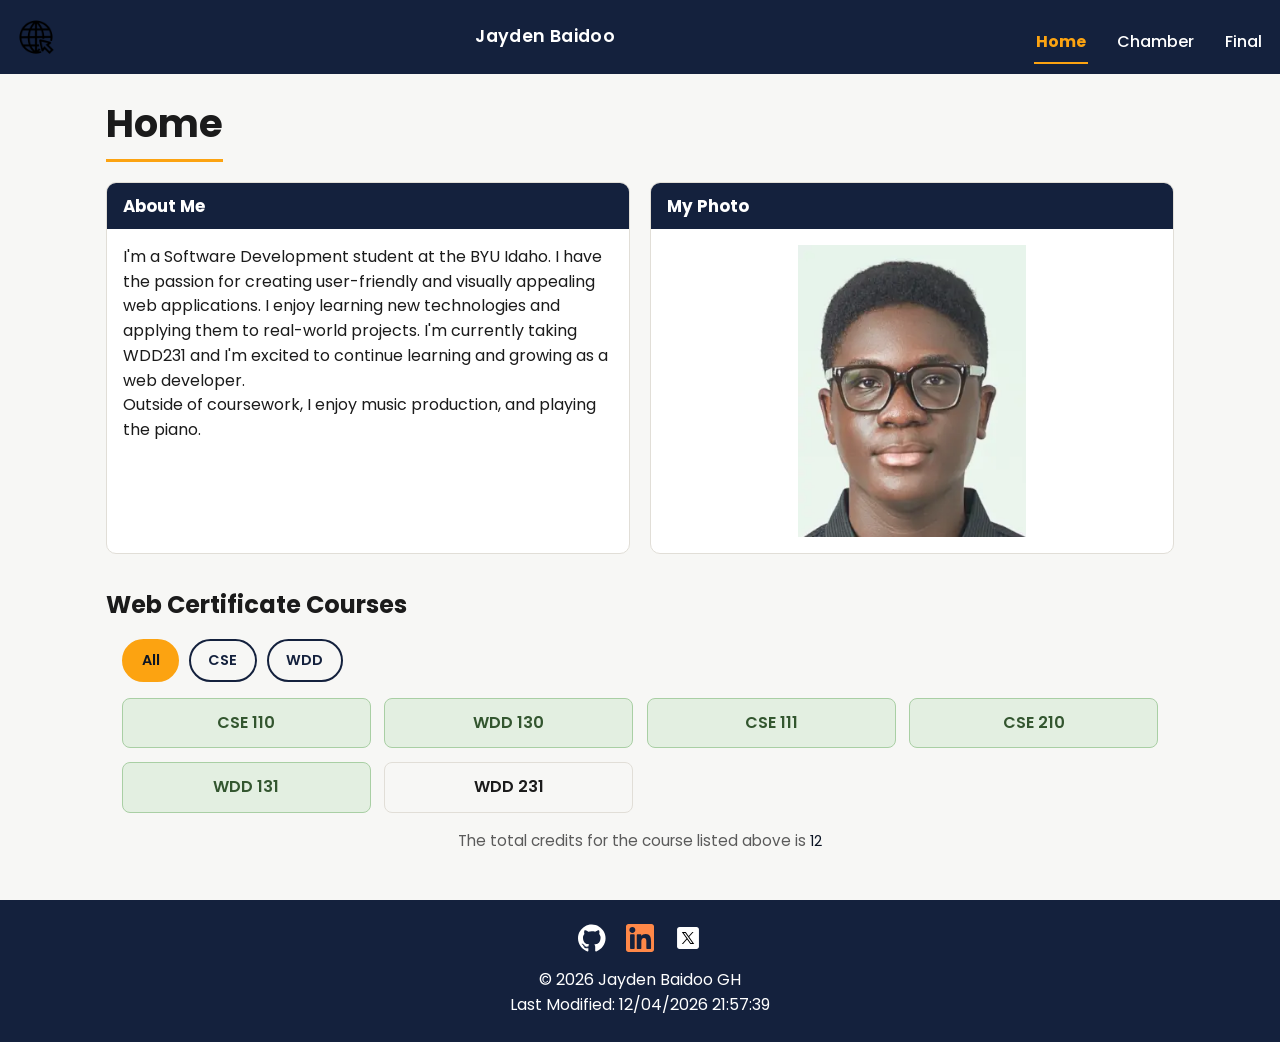
<file: index.html>
<!DOCTYPE html>
<html lang="en">

<head>
    <meta charset="UTF-8">
    <meta name="viewport" content="width=device-width, initial-scale=1.0">
    <title>WDD 231 - Home</title>
    <meta name="author" content="Jayden Baidoo">
    <meta name="description" content="Personal website for Jayden Baidoo. WDD231 course project.">

    <link rel="preconnect" href="https://fonts.googleapis.com">
    <link rel="preconnect" href="https://fonts.gstatic.com" crossorigin>
    <link href="https://fonts.googleapis.com/css2?family=Poppins:wght@300;400;600&display=swap" rel="stylesheet">


    <link rel="stylesheet" href="styles/normalize.css">
    <link rel="stylesheet" href="styles/small.css">
    <link rel="stylesheet" href="styles/large.css">

    <script src="scripts/navigation.js" defer></script>
    <script src="scripts/date.js" defer></script>
    <script src="scripts/courses.js" defer></script>
</head>

<body>

    <header class="header">
        <img src="images/site-logo.png" alt="Logo" width="40" height="40">
        <span class="site-name">Jayden Baidoo</span>
        <button id="menuButton" class="hamburger"></button>
        <nav id="nav">
            <ul>
                <li><a href="index.html" class="current">Home</a></li>
                <li><a href="#">Chamber</a></li>
                <li><a href="#">Final</a></li>
            </ul>
        </nav>
    </header>

    <main>
        <h1>Home</h1>
        <div class="info-cards">
            <section class="about-me">
                <h2>About Me</h2>
                <p>
                    I'm a Software Development student at the BYU Idaho. I have the passion for creating user-friendly
                    and visually appealing web applications. I enjoy learning new technologies and applying them to
                    real-world projects.
                    I'm currently taking WDD231 and I'm excited to continue learning and growing as a web developer.
                </p>
                <p>
                    Outside of coursework, I enjoy music production, and playing the piano.
                </p>
            </section>

            <section class="student-photo">
                <h2>My Photo</h2>
                <img src="images/student-photo.webp" alt="Student Photo">
            </section>
        </div>


        <section id="courses">
            <h2>Web Certificate Courses</h2>

            <div class="course-filters" id="courseFilters">
                <button data-filter="all" class="active">All</button>
                <button data-filter="CSE">CSE</button>
                <button data-filter="WDD">WDD</button>
            </div>

            <div class="course-cards" id="courseCards"></div>

            <p class="credit-total">
                The total credits for the course listed above is <span id="creditTotal">0</span>
            </p>
        </section>

    </main>

    <footer id="footer">
        <div class="social-links">
            <a href="https://github.com/jayde2557" target="_blank" rel="noopener" aria-label="GitHub profile">
                <img src="images/github.svg" alt="" width="28" height="28">
            </a>
            <a href="https://www.linkedin.com/in/jayden-baidoo-4b57a0271" target="_blank" rel="noopener"
                aria-label="LinkedIn profile">
                <img src="images/linkedin.svg" alt="" width="28" height="28">
            </a>
            <a href="https://x.com/" target="_blank" rel="noopener" aria-label="X">
                <img src="images/twitter.svg" alt="" width="28" height="28">
            </a>
        </div>

        <p>&copy; <span id="currentyear"></span> Jayden Baidoo GH</p>

        <p id="lastModified"></p>

    </footer>

</body>

</html>
</file>
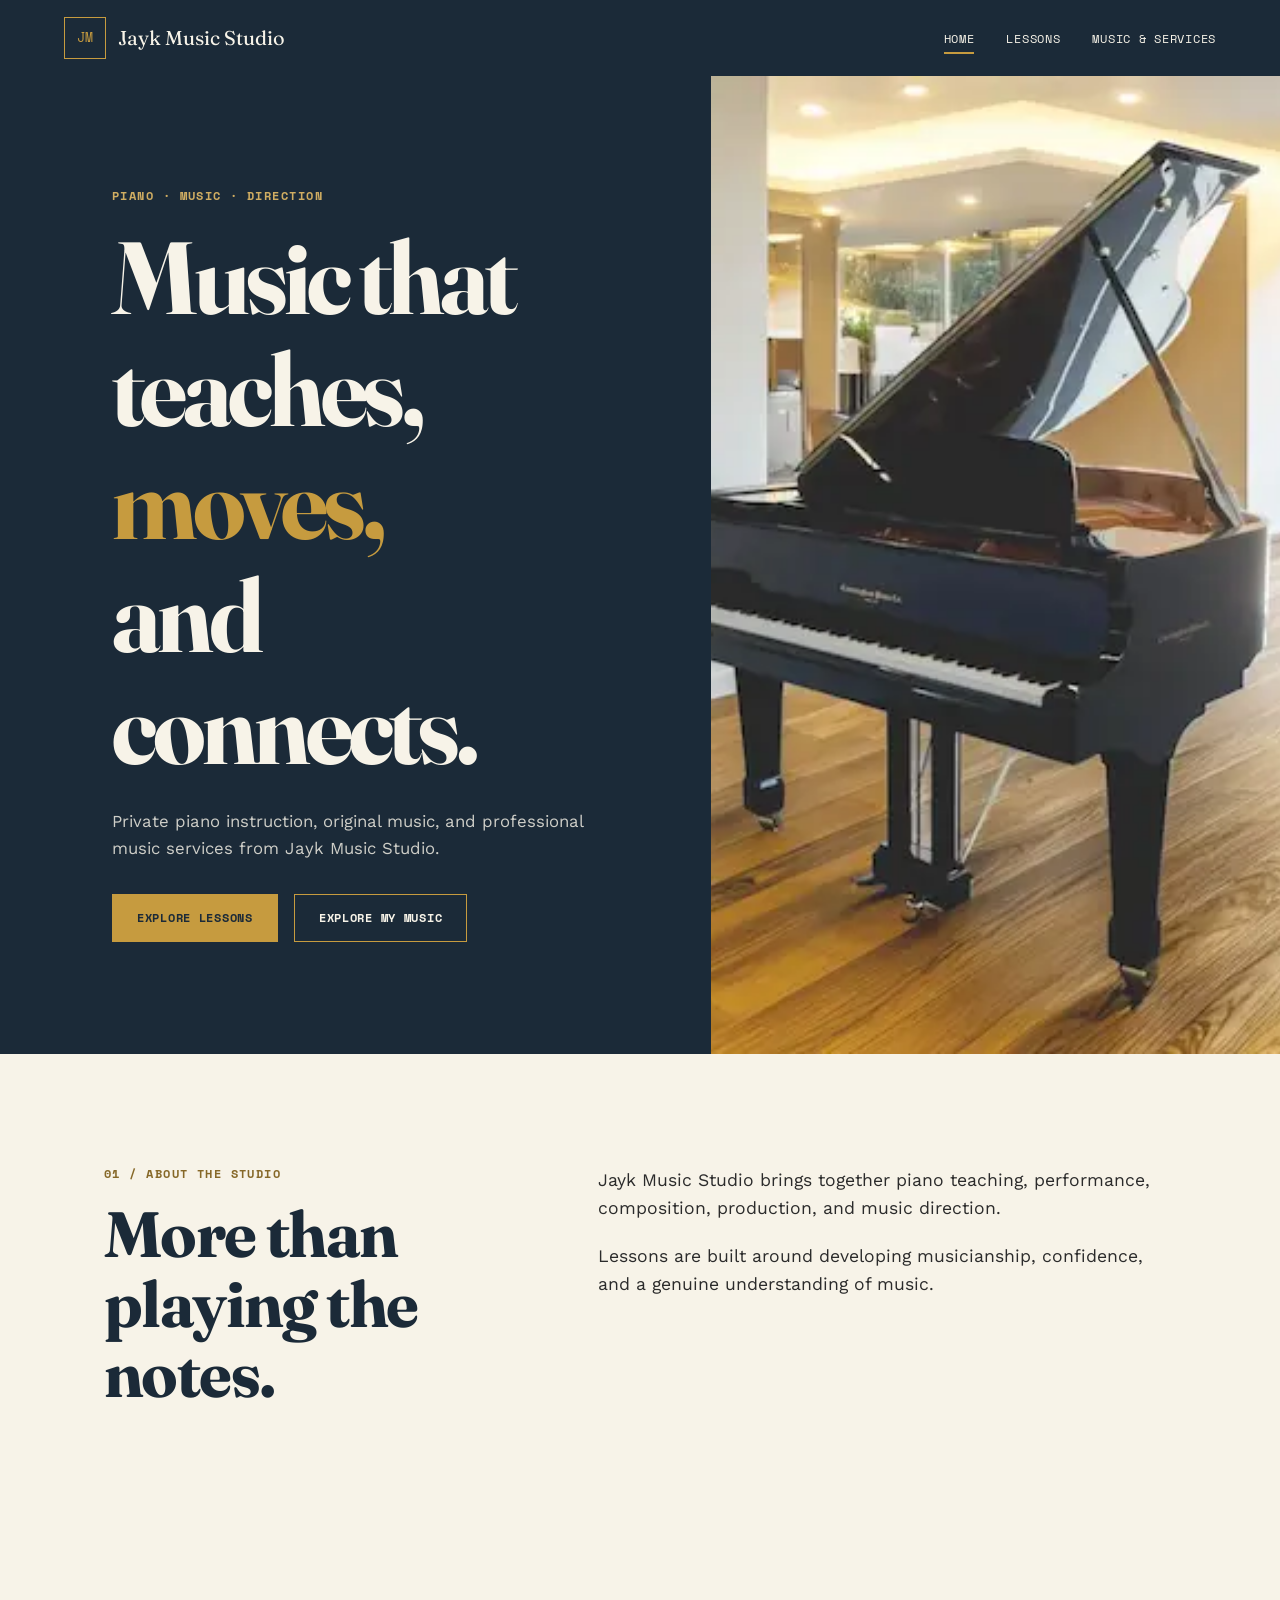
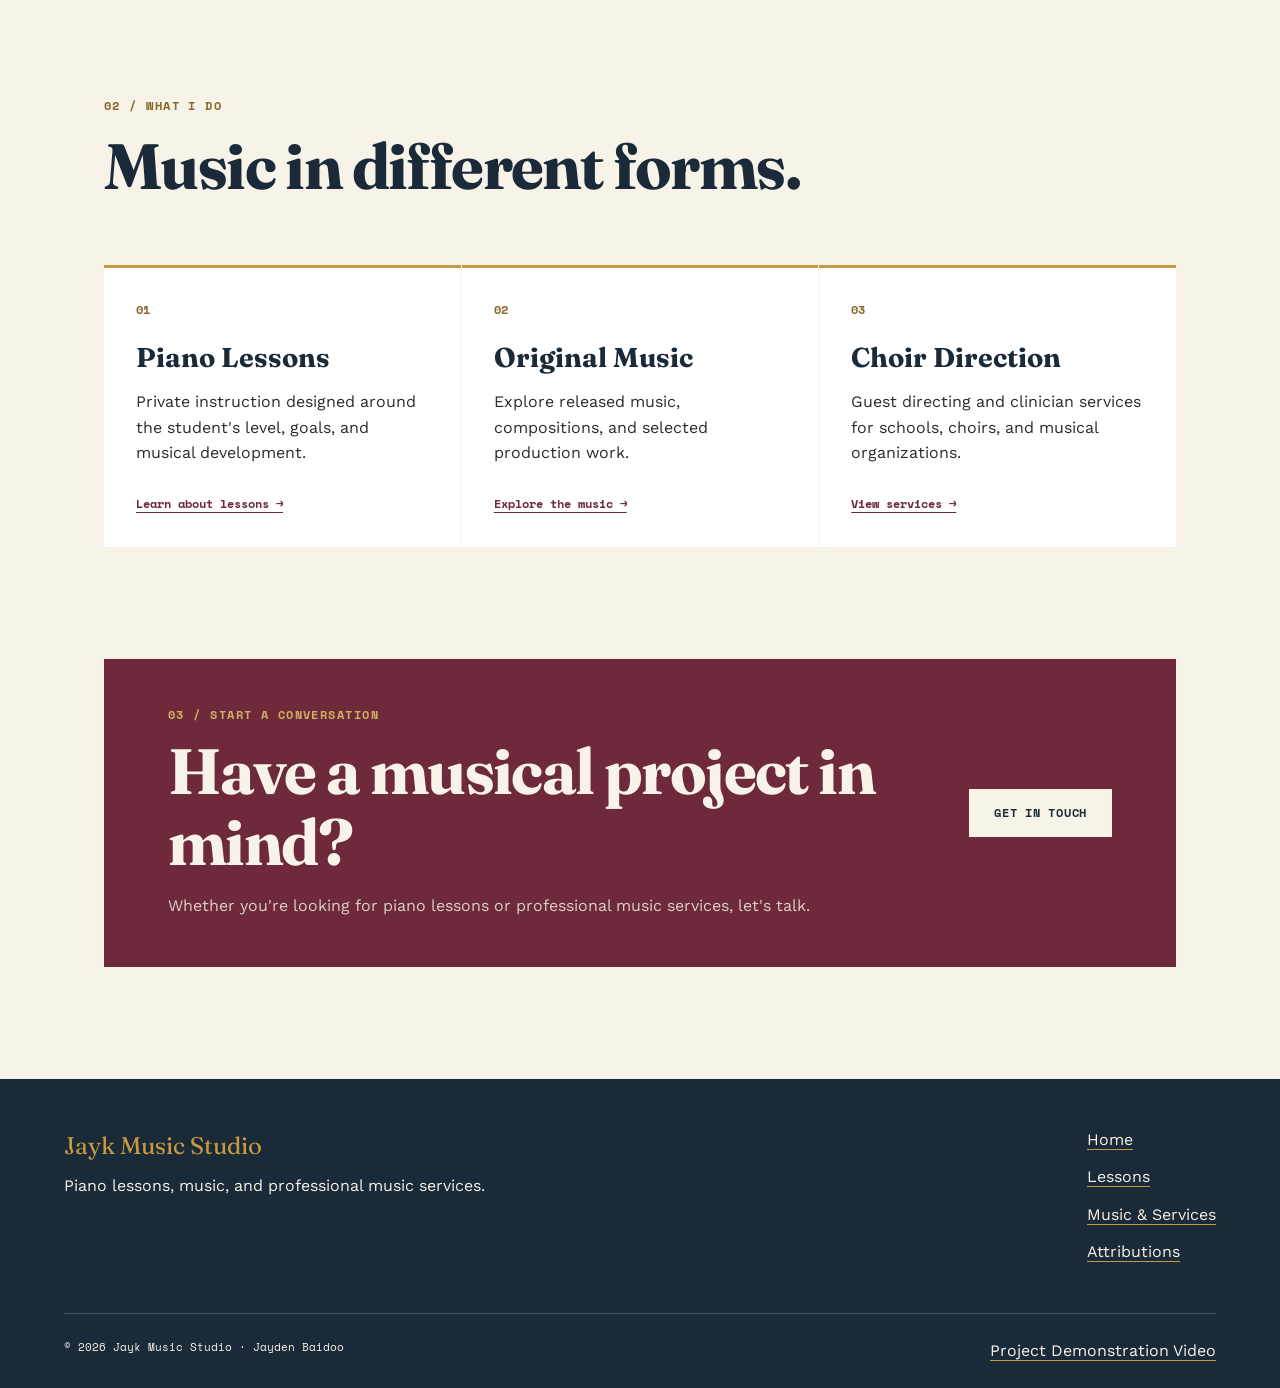
<file: final/index.html>
<!DOCTYPE html>
<html lang="en">

<head>
    <meta charset="UTF-8">
    <meta name="viewport" content="width=device-width, initial-scale=1.0">

    <title>Jayk Music Studio | Piano Lessons & Music Services</title>
    <meta name="description"
        content="Jayk Music Studio offers private piano lessons, music production, choir direction, and original music services.">
    <meta name="author" content="Jayden Baidoo">

    <meta property="og:title" content="Jayk Music Studio">
    <meta property="og:description"
        content="Piano lessons, choir direction, and original music from Jayk Music Studio.">
    <meta property="og:type" content="website">
    <meta property="og:url" content="https://jayde2557.github.io/wdd231/final/">
    <meta property="og:image" content="https://jayde2557.github.io/wdd231/final/images/site-logo.png">

    <link rel="icon" href="images/favicon.ico">

    <link rel="preconnect" href="https://fonts.googleapis.com">
    <link rel="preconnect" href="https://fonts.gstatic.com" crossorigin>

    <link
        href="https://fonts.googleapis.com/css2?family=Fraunces:opsz,wght@9..144,500;9..144,600;9..144,700&family=Work+Sans:wght@400;500;600&family=Space+Mono:wght@400;700&display=swap"
        rel="stylesheet">

    <link rel="stylesheet" href="styles/small.css">
    <link rel="stylesheet" href="styles/large.css">

    <script type="module" src="scripts/main.js"></script>
</head>

<body>

    <header class="site-header">
        <a class="site-logo" href="index.html">
            <span class="logo-mark">JM</span>
            <span class="logo-name">Jayk Music Studio</span>
        </a>

        <button class="menu-button" type="button" aria-label="Open navigation menu" aria-expanded="false"
            aria-controls="primary-navigation">
            <span></span>
            <span></span>
            <span></span>
        </button>

        <nav class="site-nav" id="primary-navigation" aria-label="Main navigation">
            <ul>
                <li>
                    <a href="index.html" aria-current="page">Home</a>
                </li>
                <li>
                    <a href="lessons.html">Lessons</a>
                </li>
                <li>
                    <a href="music.html">Music & Services</a>
                </li>
            </ul>
        </nav>
    </header>

    <main>

        <section class="hero">
            <div class="hero-content">
                <p class="eyebrow">Piano · Music · Direction</p>

                <h1>
                    Music that teaches,
                    <span>moves,</span>
                    and connects.
                </h1>

                <p class="hero-text">
                    Private piano instruction, original music, and
                    professional music services from Jayk Music Studio.
                </p>

                <div class="hero-actions">
                    <a class="button button-primary" href="lessons.html">
                        Explore Lessons
                    </a>

                    <a class="button button-secondary" href="music.html">
                        Explore My Music
                    </a>
                </div>
            </div>

            <div class="hero-image">
                <img src="images/piano-hero.webp" alt="Piano keyboard in a music studio" fetchpriority="high"
                    width="1200" height="900">
            </div>
        </section>

        <section class="intro section">
            <div class="section-heading">
                <p class="eyebrow">01 / About the Studio</p>
                <h2>More than playing the notes.</h2>
            </div>

            <div class="intro-content">
                <p>
                    Jayk Music Studio brings together piano teaching,
                    performance, composition, production, and music
                    direction.
                </p>

                <p>
                    Lessons are built around developing musicianship,
                    confidence, and a genuine understanding of music.
                </p>
            </div>
        </section>

        <section class="services section">
            <div class="section-heading">
                <p class="eyebrow">02 / What I Do</p>
                <h2>Music in different forms.</h2>
            </div>

            <div class="service-grid">

                <article class="service-card">
                    <p class="card-number">01</p>
                    <h3>Piano Lessons</h3>
                    <p>
                        Private instruction designed around the student's
                        level, goals, and musical development.
                    </p>
                    <a href="lessons.html">Learn about lessons →</a>
                </article>

                <article class="service-card">
                    <p class="card-number">02</p>
                    <h3>Original Music</h3>
                    <p>
                        Explore released music, compositions, and selected
                        production work.
                    </p>
                    <a href="music.html">Explore the music →</a>
                </article>

                <article class="service-card">
                    <p class="card-number">03</p>
                    <h3>Choir Direction</h3>
                    <p>
                        Guest directing and clinician services for schools,
                        choirs, and musical organizations.
                    </p>
                    <a href="music.html">View services →</a>
                </article>

            </div>
        </section>

        <section class="cta section">
            <div>
                <p class="eyebrow">03 / Start a Conversation</p>
                <h2>Have a musical project in mind?</h2>
                <p>
                    Whether you're looking for piano lessons or professional
                    music services, let's talk.
                </p>
            </div>

            <a class="button button-primary" href="contact.html">
                Get in Touch
            </a>
        </section>

    </main>

    <footer class="site-footer">
        <div class="footer-main">
            <div>
                <p class="footer-brand">Jayk Music Studio</p>
                <p>
                    Piano lessons, music, and professional music services.
                </p>
            </div>

            <nav aria-label="Footer navigation">
                <ul>
                    <li><a href="index.html">Home</a></li>
                    <li><a href="lessons.html">Lessons</a></li>
                    <li><a href="music.html">Music & Services</a></li>
                    <li><a href="attributions.html">Attributions</a></li>
                </ul>
            </nav>
        </div>

        <div class="footer-bottom">
            <p>&copy; 2026 Jayk Music Studio · Jayden Baidoo</p>

            <a href="https://youtu.be/1IuHFIJydkc" target="_blank" rel="noopener">
                Project Demonstration Video
            </a>
        </div>
    </footer>

</body>

</html>
</file>
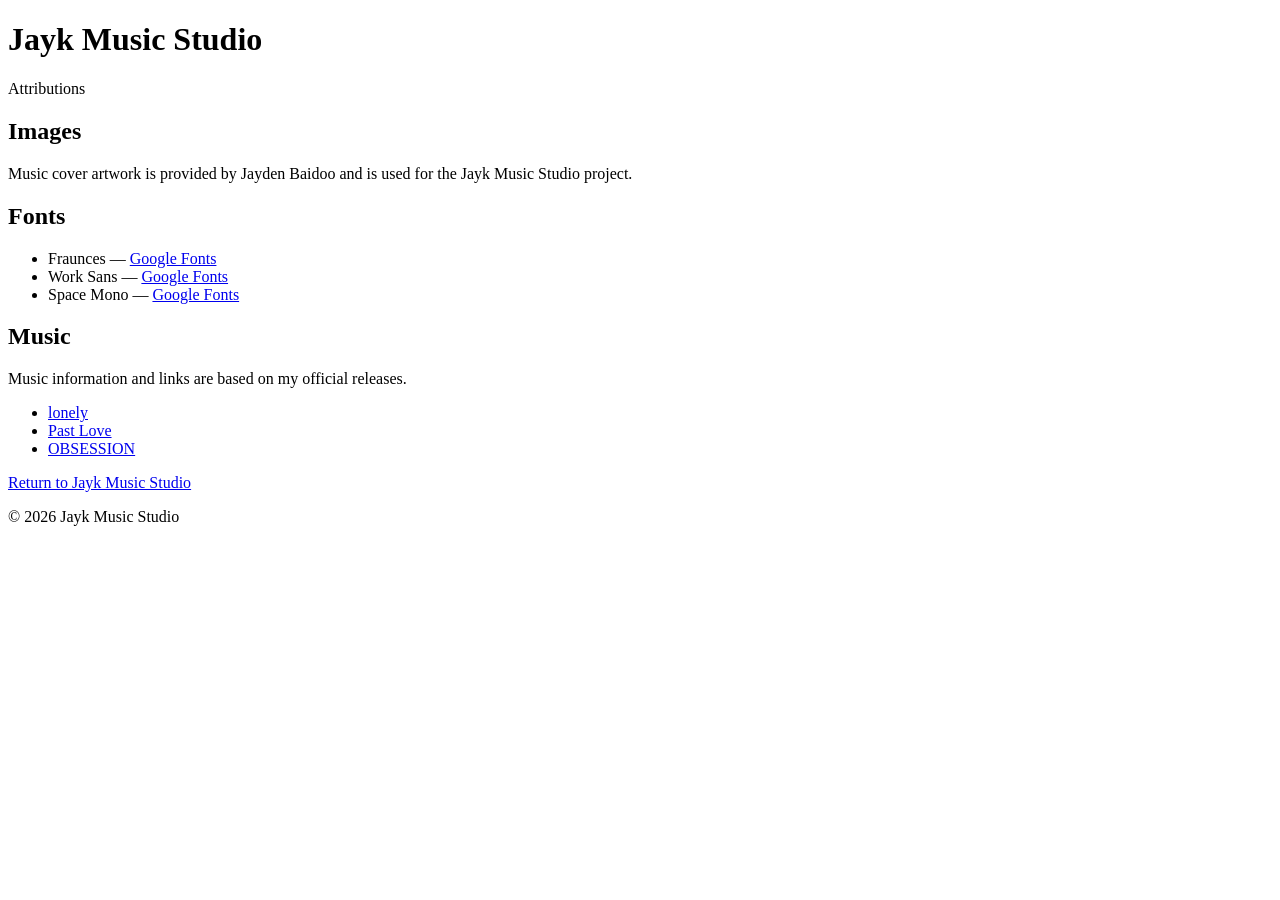
<file: final/attributions.html>
<!DOCTYPE html>
<html lang="en">

<head>
    <meta charset="UTF-8">

    <meta name="viewport" content="width=device-width, initial-scale=1.0">

    <meta name="description" content="Sources and attributions for content used on the Jayk Music Studio website.">

    <meta name="author" content="Jayden Baidoo">

    <title>Attributions | Jayk Music Studio</title>

    <link rel="icon" href="images/favicon.ico">
</head>

<body>

    <header>
        <h1>Jayk Music Studio</h1>
        <p>Attributions</p>
    </header>

    <main>

        <section>
            <h2>Images</h2>

            <p>
                Music cover artwork is provided by Jayden Baidoo
                and is used for the Jayk Music Studio project.
            </p>

        </section>


        <section>
            <h2>Fonts</h2>

            <ul>
                <li>
                    Fraunces —
                    <a href="https://fonts.google.com/specimen/Fraunces" target="_blank" rel="noopener">
                        Google Fonts
                    </a>
                </li>

                <li>
                    Work Sans —
                    <a href="https://fonts.google.com/specimen/Work+Sans" target="_blank" rel="noopener">
                        Google Fonts
                    </a>
                </li>

                <li>
                    Space Mono —
                    <a href="https://fonts.google.com/specimen/Space+Mono" target="_blank" rel="noopener">
                        Google Fonts
                    </a>
                </li>
            </ul>

        </section>


        <section>
            <h2>Music</h2>

            <p>
                Music information and links are based on my
                official releases.
            </p>

            <ul>
                <li>
                    <a href="https://music.apple.com/gh/album/lonely-single/1806764727" target="_blank" rel="noopener">
                        lonely
                    </a>
                </li>

                <li>
                    <a href="https://music.apple.com/gh/album/past-love/1844037401?i=1844037402" target="_blank"
                        rel="noopener">
                        Past Love
                    </a>
                </li>

                <li>
                    <a href="https://music.apple.com/us/album/obsession-single/1865477480" target="_blank"
                        rel="noopener">
                        OBSESSION
                    </a>
                </li>

            </ul>

        </section>


        <p>
            <a href="index.html">Return to Jayk Music Studio</a>
        </p>

    </main>

    <footer>
        <p>&copy; 2026 Jayk Music Studio</p>
    </footer>

</body>

</html>
</file>
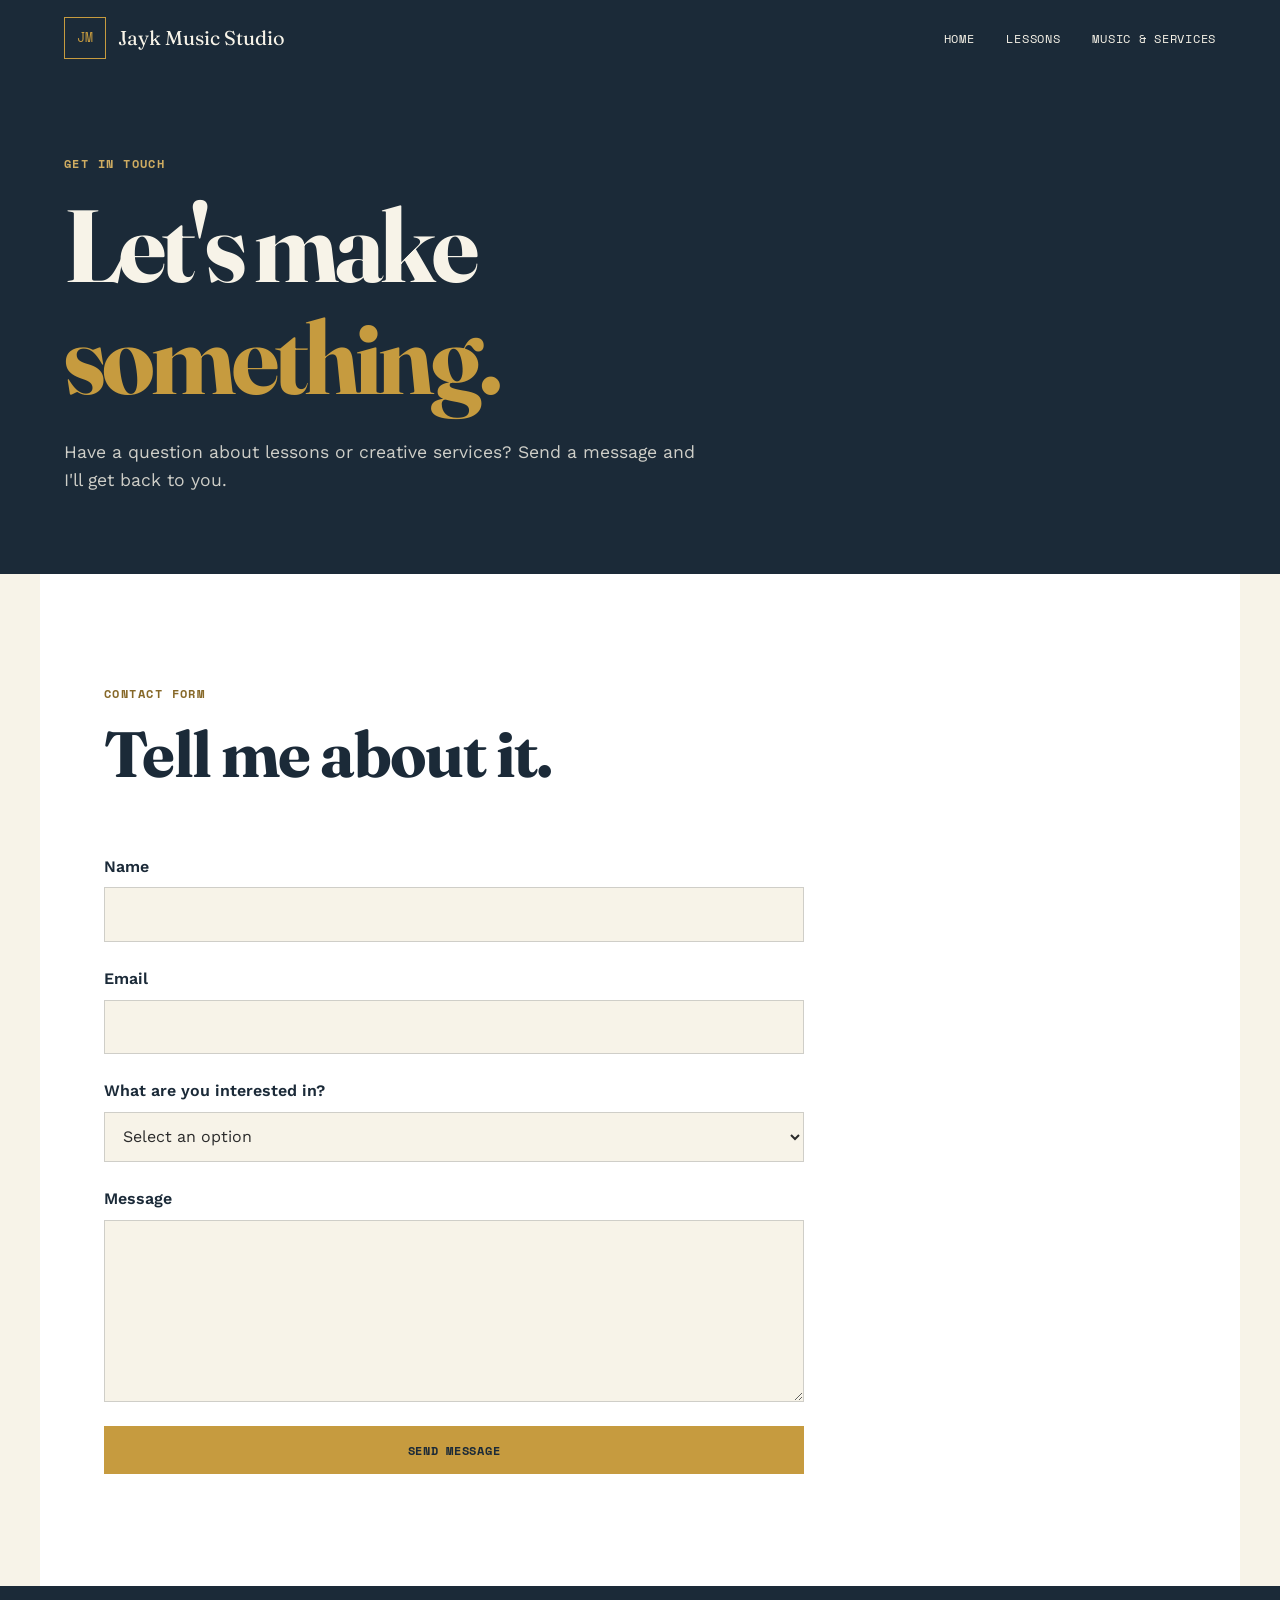
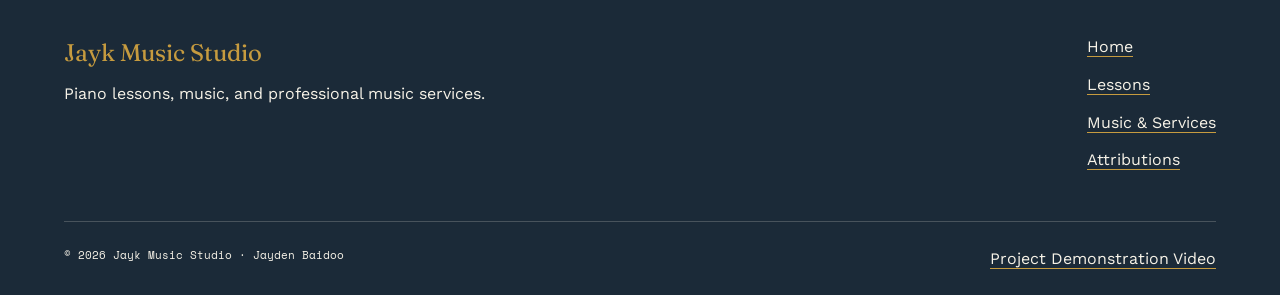
<file: final/contact.html>
<!DOCTYPE html>
<html lang="en">

<head>
    <meta charset="UTF-8">

    <meta name="viewport" content="width=device-width, initial-scale=1.0">

    <meta name="description"
        content="Contact Jayk Music Studio about music lessons, production, songwriting, or creative services.">

    <meta name="author" content="Jayden Baidoo">

    <meta property="og:title" content="Contact | Jayk Music Studio">

    <meta property="og:description" content="Hey there! Get in touch with Jayk Music Studio.">

    <meta property="og:type" content="website">

    <meta property="og:url" content="https://jayde2557.github.io/wdd231/final/contact.html">

    <meta property="og:image" content="https://jayde2557.github.io/wdd231/final/images/site-logo.png">

    <title>Contact | Jayk Music Studio</title>

    <link rel="icon" href="images/favicon.ico">

    <link rel="preconnect" href="https://fonts.googleapis.com">

    <link rel="preconnect" href="https://fonts.gstatic.com" crossorigin>

    <link
        href="https://fonts.googleapis.com/css2?family=Fraunces:opsz,wght@9..144,400;9..144,600;9..144,700&family=Space+Mono:wght@400;700&family=Work+Sans:wght@400;500;600;700&display=swap"
        rel="stylesheet">

    <link rel="stylesheet" href="styles/small.css">
    <link rel="stylesheet" href="styles/large.css">

    <script type="module" src="scripts/main.js"></script>
</head>

<body>

    <header class="site-header">

        <a class="site-logo" href="index.html" aria-label="Jayk Music Studio home">
            <span class="logo-mark">JM</span>
            <span class="logo-name">Jayk Music Studio</span>
        </a>

        <button class="menu-button" type="button" aria-label="Open navigation menu" aria-expanded="false"
            aria-controls="site-nav">
            <span></span>
            <span></span>
            <span></span>
        </button>

        <nav class="site-nav" id="site-nav" aria-label="Main navigation">
            <ul>
                <li>
                    <a href="index.html">Home</a>
                </li>

                <li>
                    <a href="lessons.html">Lessons</a>
                </li>

                <li>
                    <a href="music.html">Music & Services</a>
                </li>
            </ul>
        </nav>

    </header>


    <main>

        <section class="page-hero">

            <p class="eyebrow">Get in Touch</p>

            <h1>
                Let's make
                <span>something.</span>
            </h1>

            <p>
                Have a question about lessons or creative services?
                Send a message and I'll get back to you.
            </p>

        </section>


        <section class="section contact">

            <div class="section-heading">

                <p class="eyebrow">Contact Form</p>

                <h2>Tell me about it.</h2>

            </div>


            <form class="contact-form" action="form.html" method="get">

                <div class="form-group">

                    <label for="name">
                        Name
                    </label>

                    <input type="text" id="name" name="name" autocomplete="name" required>

                </div>


                <div class="form-group">

                    <label for="email">
                        Email
                    </label>

                    <input type="email" id="email" name="email" autocomplete="email" required>

                </div>


                <div class="form-group">

                    <label for="service">
                        What are you interested in?
                    </label>

                    <select id="service" name="service" required>
                        <option value="">
                            Select an option
                        </option>

                        <option value="music lessons">
                            Music Lessons
                        </option>

                        <option value="music production">
                            Music Production
                        </option>

                        <option value="songwriting">
                            Songwriting
                        </option>

                        <option value="recording and engineering">
                            Recording & Engineering
                        </option>

                        <option value="guest conducting or clinician work">
                            Guest Conducting / Clinician Work
                        </option>

                        <option value="other">
                            Something Else
                        </option>
                    </select>

                </div>


                <div class="form-group">

                    <label for="message">
                        Message
                    </label>

                    <textarea id="message" name="message" rows="6" required></textarea>

                </div>


                <button class="button button-primary" type="submit">
                    Send Message
                </button>

            </form>

        </section>

    </main>


    <footer class="site-footer">
        <div class="footer-main">
            <div>
                <p class="footer-brand">Jayk Music Studio</p>
                <p>Piano lessons, music, and professional music services.</p>
            </div>

            <nav aria-label="Footer navigation">
                <ul>
                    <li><a href="index.html">Home</a></li>
                    <li><a href="lessons.html">Lessons</a></li>
                    <li><a href="music.html">Music & Services</a></li>
                    <li><a href="attributions.html">Attributions</a></li>
                </ul>
            </nav>
        </div>

        <div class="footer-bottom">
            <p>&copy; 2026 Jayk Music Studio · Jayden Baidoo</p>

            <a href="https://youtu.be/1IuHFIJydkc" target="_blank" rel="noopener">
                Project Demonstration Video
            </a>
        </div>
    </footer>
</body>

</html>
</file>
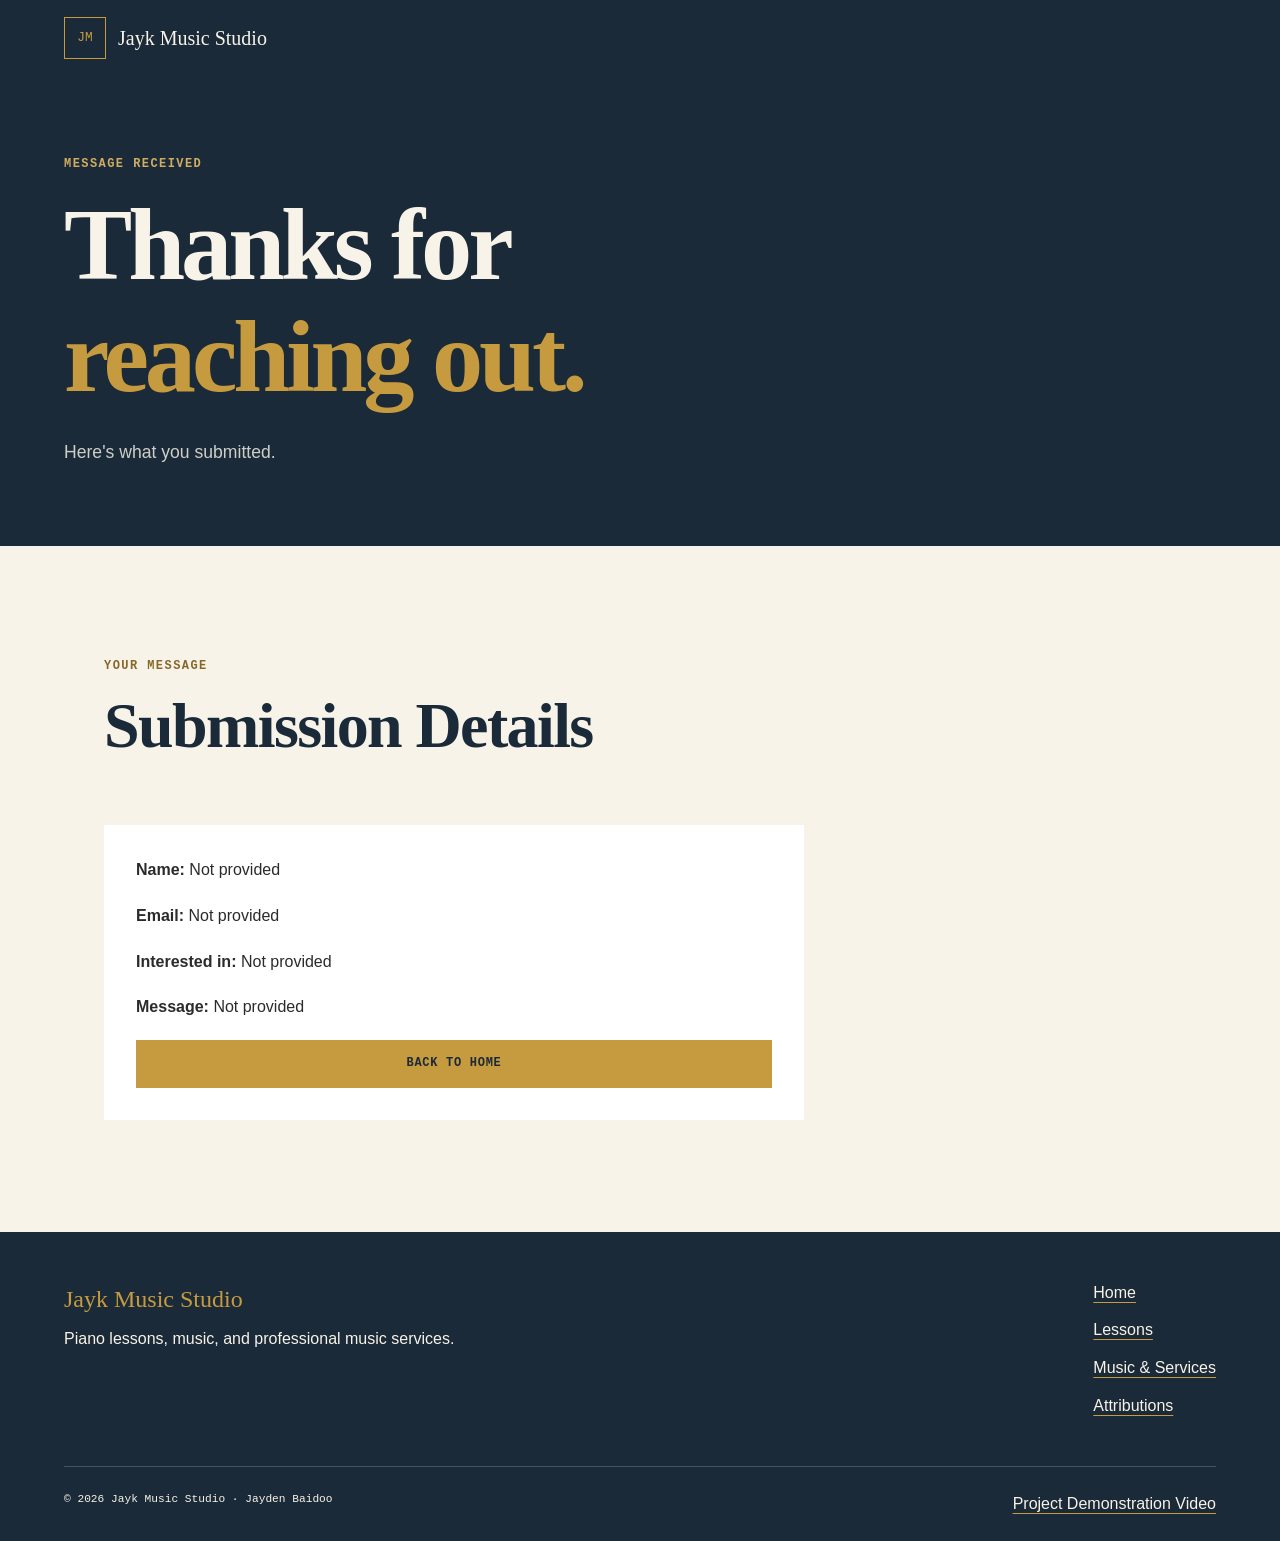
<file: final/form.html>
<!DOCTYPE html>
<html lang="en">

<head>
    <meta charset="UTF-8">

    <meta name="viewport" content="width=device-width, initial-scale=1.0">

    <meta name="description" content="Confirmation page for Jayk Music Studio contact submissions.">

    <meta name="author" content="Jayden Baidoo">

    <title>Message Received | Jayk Music Studio</title>

    <link rel="icon" href="images/favicon.ico">

    <link rel="stylesheet" href="styles/small.css">
    <link rel="stylesheet" href="styles/large.css">
</head>

<body>

    <header class="site-header">

        <a class="site-logo" href="index.html" aria-label="Jayk Music Studio home">
            <span class="logo-mark">JM</span>
            <span class="logo-name">Jayk Music Studio</span>
        </a>

    </header>


    <main>

        <section class="page-hero">

            <p class="eyebrow">Message Received</p>

            <h1>
                Thanks for
                <span>reaching out.</span>
            </h1>

            <p>
                Here's what you submitted.
            </p>

        </section>


        <section class="section">

            <div class="section-heading">

                <p class="eyebrow">Your Message</p>

                <h2>Submission Details</h2>

            </div>


            <div class="form-action-details">

                <p>
                    <strong>Name:</strong>
                    <span id="display-name"></span>
                </p>

                <p>
                    <strong>Email:</strong>
                    <span id="display-email"></span>
                </p>

                <p>
                    <strong>Interested in:</strong>
                    <span id="display-service"></span>
                </p>

                <p>
                    <strong>Message:</strong>
                    <span id="display-message"></span>
                </p>

                <a class="button button-primary" href="index.html">
                    Back to Home
                </a>

            </div>

        </section>

    </main>


    <footer class="site-footer">
        <div class="footer-main">
            <div>
                <p class="footer-brand">Jayk Music Studio</p>
                <p>Piano lessons, music, and professional music services.</p>
            </div>

            <nav aria-label="Footer navigation">
                <ul>
                    <li><a href="index.html">Home</a></li>
                    <li><a href="lessons.html">Lessons</a></li>
                    <li><a href="music.html">Music & Services</a></li>
                    <li><a href="attributions.html">Attributions</a></li>
                </ul>
            </nav>
        </div>

        <div class="footer-bottom">
            <p>&copy; 2026 Jayk Music Studio · Jayden Baidoo</p>

            <a href="https://youtu.be/1IuHFIJydkc" target="_blank" rel="noopener">
                Project Demonstration Video
            </a>
        </div>
    </footer>

    <script>
        const params = new URLSearchParams(window.location.search);

        document.querySelector("#display-name").textContent =
            params.get("name") || "Not provided";

        document.querySelector("#display-email").textContent =
            params.get("email") || "Not provided";

        document.querySelector("#display-service").textContent =
            params.get("service") || "Not provided";

        document.querySelector("#display-message").textContent =
            params.get("message") || "Not provided";
    </script>

</body>

</html>
</file>
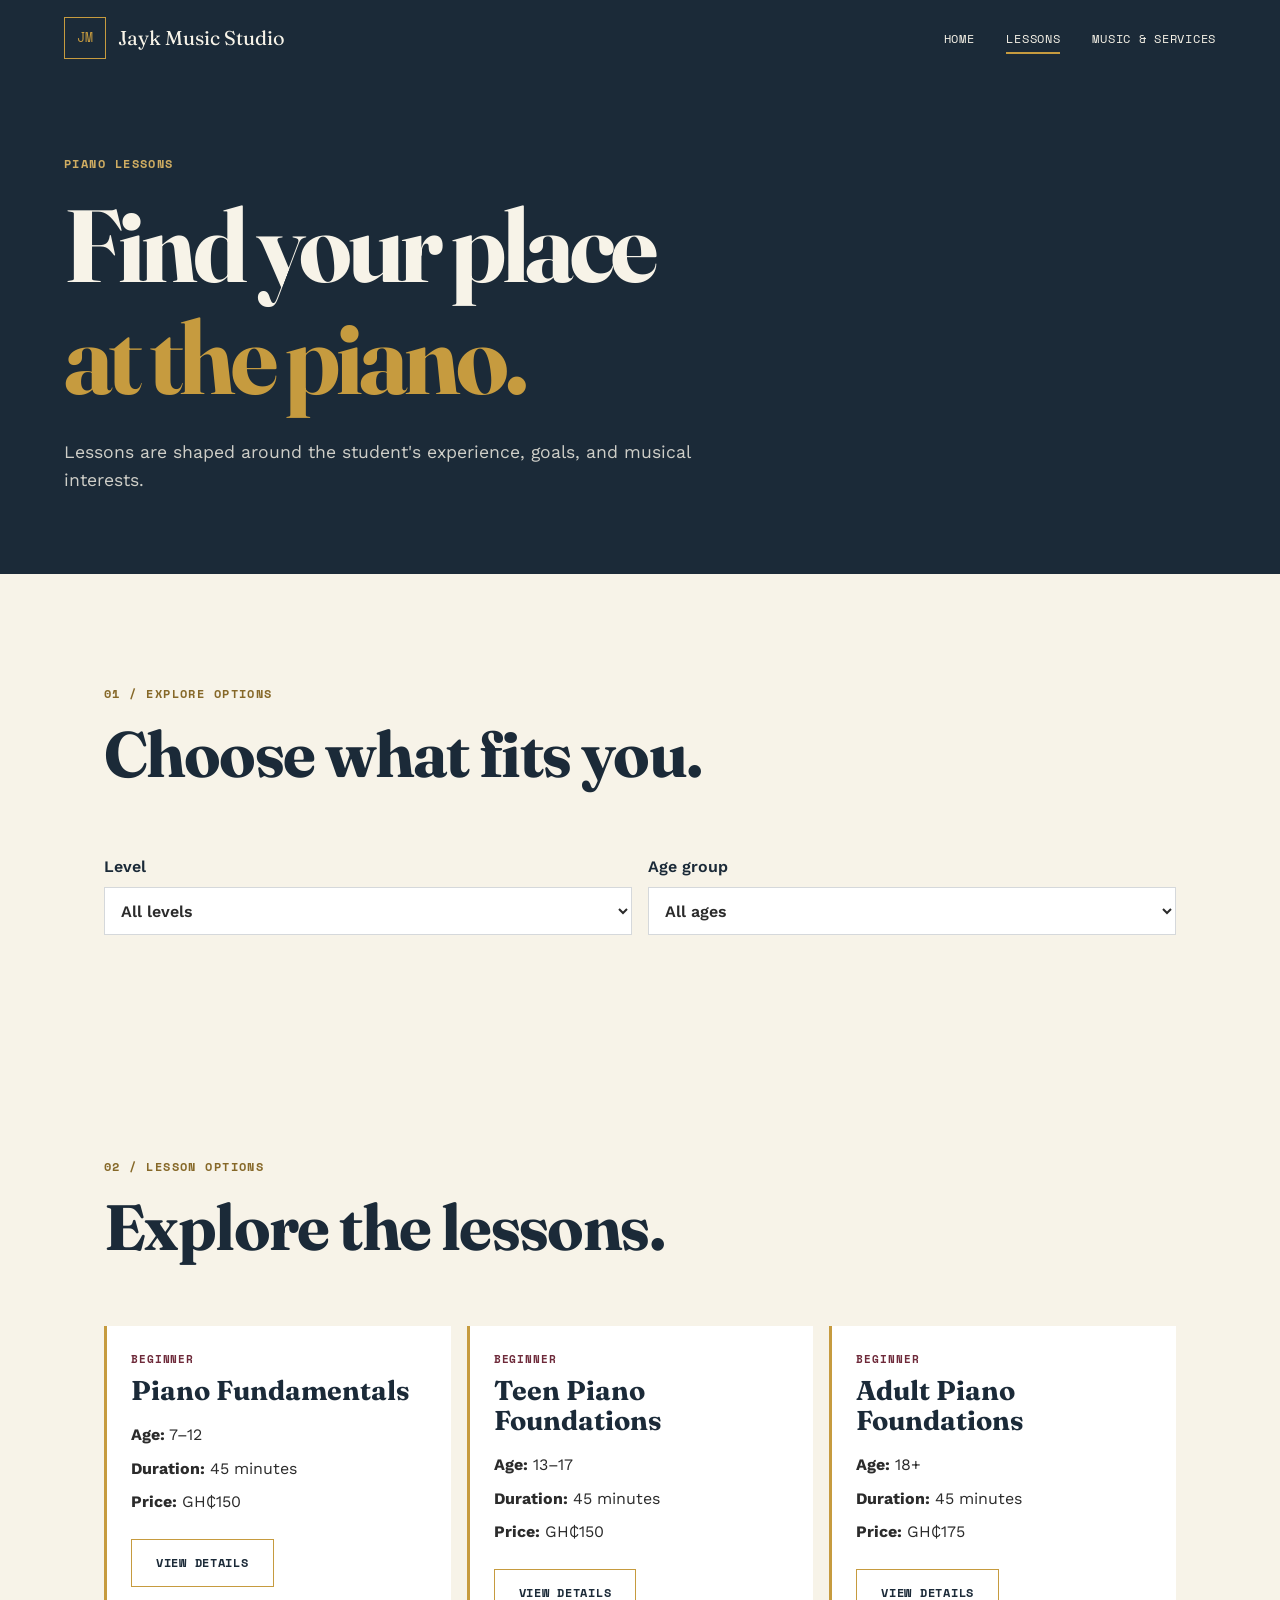
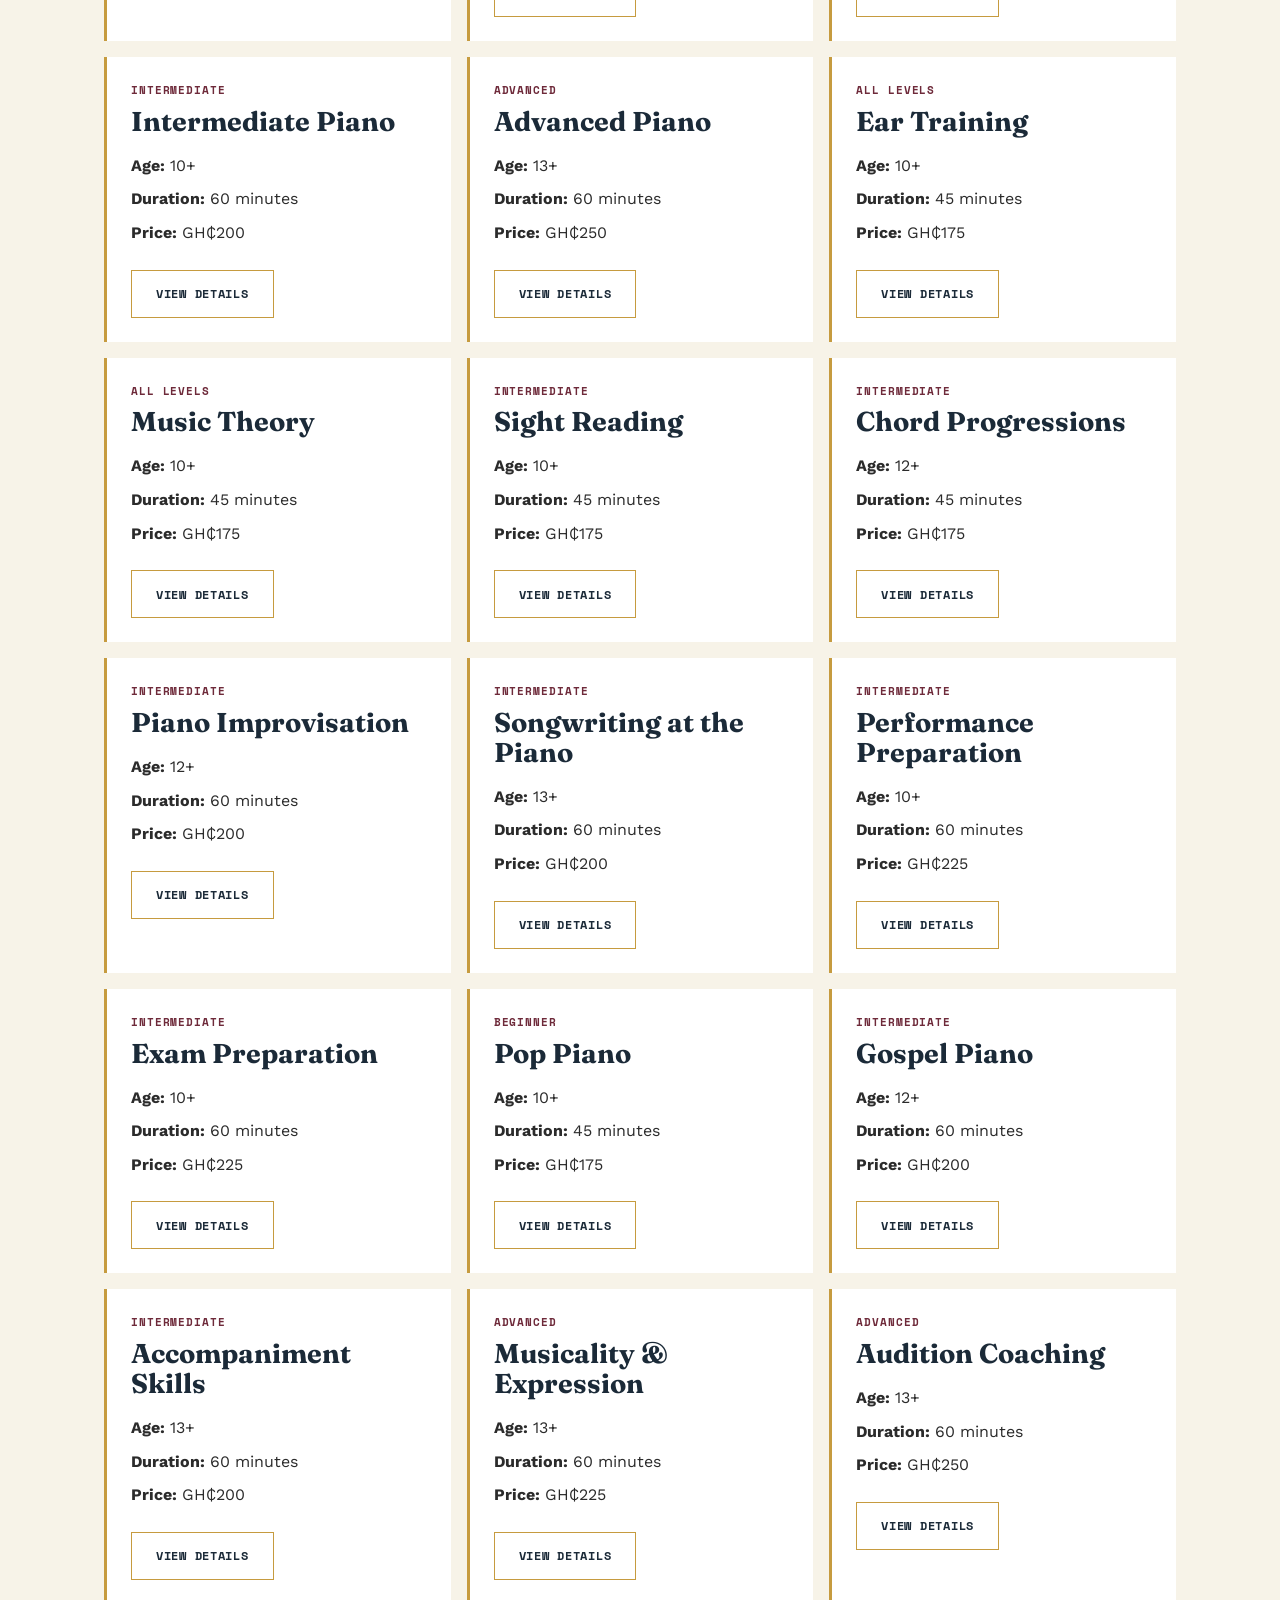
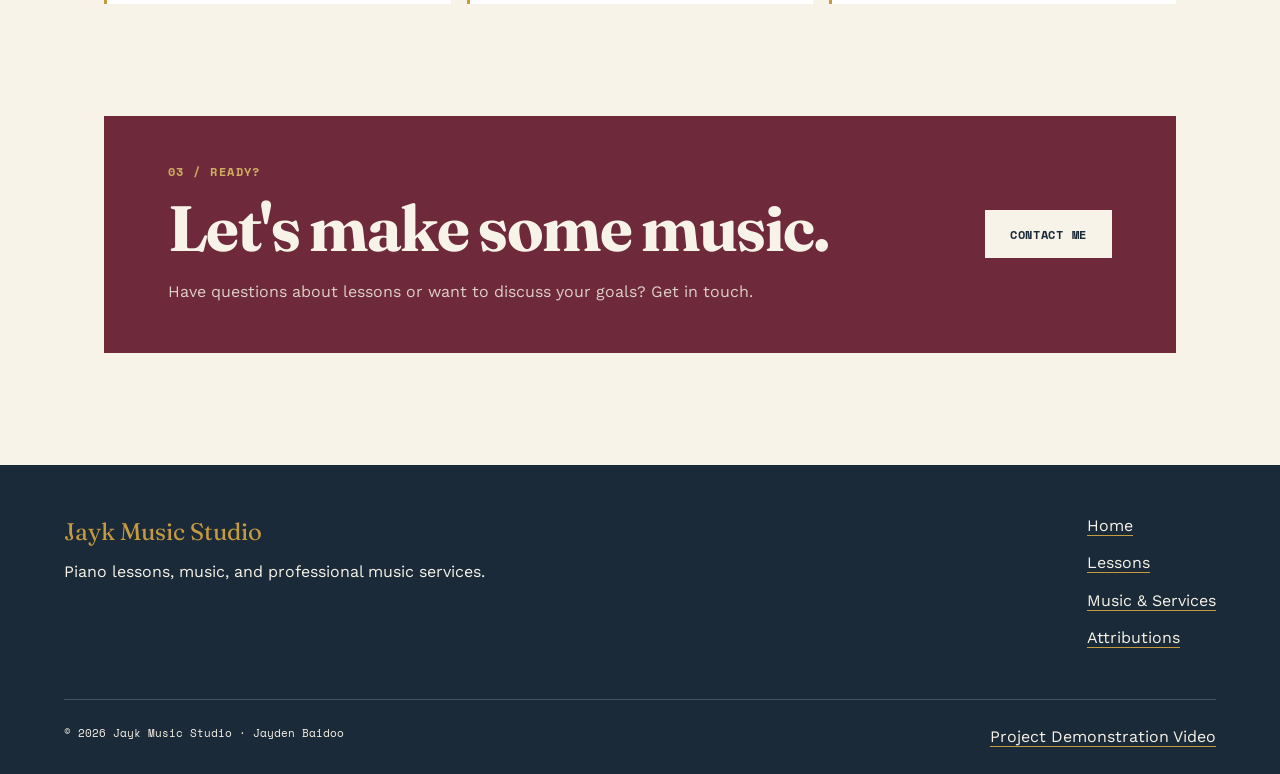
<file: final/lessons.html>
<!DOCTYPE html>
<html lang="en">

<head>
    <meta charset="UTF-8">
    <meta name="viewport" content="width=device-width, initial-scale=1.0">

    <title>Piano Lessons | Jayk Music Studio</title>
    <meta name="description"
        content="Explore piano lesson options at Jayk Music Studio, including levels, age ranges, lesson lengths, and pricing.">
    <meta name="author" content="Jayden Baidoo">

    <meta property="og:title" content="Piano Lessons | Jayk Music Studio">
    <meta property="og:description" content="Explore piano lessons and find an option that fits your musical goals.">
    <meta property="og:type" content="website">
    <meta property="og:url" content="https://jayde2557.github.io/final/lessons.html">
    <meta property="og:image" content="https://jayde2557.github.io/wdd231/final/images/site-logo.png">

    <link rel="icon" href="images/favicon.ico">

    <link rel="preconnect" href="https://fonts.googleapis.com">
    <link rel="preconnect" href="https://fonts.gstatic.com" crossorigin>
    <link
        href="https://fonts.googleapis.com/css2?family=Fraunces:opsz,wght@9..144,500;9..144,600;9..144,700&family=Work+Sans:wght@400;500;600&family=Space+Mono:wght@400;700&display=swap"
        rel="stylesheet">

    <link rel="stylesheet" href="styles/small.css">
    <link rel="stylesheet" href="styles/large.css">

    <script type="module" src="scripts/main.js"></script>
    <script type="module" src="scripts/lessons.js"></script>
</head>

<body>

    <header class="site-header">
        <a class="site-logo" href="index.html">
            <span class="logo-mark">JM</span>
            <span class="logo-name">Jayk Music Studio</span>
        </a>

        <button class="menu-button" type="button" aria-label="Open navigation menu" aria-expanded="false"
            aria-controls="primary-navigation">
            <span></span>
            <span></span>
            <span></span>
        </button>

        <nav class="site-nav" id="primary-navigation" aria-label="Main navigation">
            <ul>
                <li><a href="index.html">Home</a></li>
                <li>
                    <a href="lessons.html" aria-current="page">Lessons</a>
                </li>
                <li><a href="music.html">Music & Services</a></li>
            </ul>
        </nav>
    </header>

    <main>

        <section class="page-hero">
            <p class="eyebrow">Piano Lessons</p>

            <h1>
                Find your place
                <span>at the piano.</span>
            </h1>

            <p>
                Lessons are shaped around the student's experience,
                goals, and musical interests.
            </p>
        </section>

        <section class="lesson-controls section">
            <div class="section-heading">
                <p class="eyebrow">01 / Explore Options</p>
                <h2>Choose what fits you.</h2>
            </div>

            <div class="controls">

                <label for="level-filter">
                    Level
                    <select id="level-filter">
                        <option value="all">All levels</option>
                    </select>
                </label>

                <label for="age-filter">
                    Age group
                    <select id="age-filter">
                        <option value="all">All ages</option>
                    </select>
                </label>

            </div>
        </section>

        <section class="lessons section" aria-labelledby="lessons-heading">

            <div class="section-heading">
                <p class="eyebrow">02 / Lesson Options</p>
                <h2 id="lessons-heading">Explore the lessons.</h2>
            </div>

            <div class="lesson-grid" id="lesson-list" aria-live="polite"></div>

            <p class="loading-message" id="loading-message">
                Loading lesson options...
            </p>

            <p class="error-message" id="error-message" hidden>
                We couldn't load the lesson information. Please try again.
            </p>

        </section>

        <section class="cta section">
            <div>
                <p class="eyebrow">03 / Ready?</p>
                <h2>Let's make some music.</h2>
                <p>
                    Have questions about lessons or want to discuss
                    your goals? Get in touch.
                </p>
            </div>

            <a class="button button-primary" href="contact.html">
                Contact Me
            </a>
        </section>

    </main>

    <!-- Accessible modal -->
    <dialog class="lesson-modal" id="lesson-modal" aria-labelledby="modal-title">
        <div class="modal-content">

            <button class="modal-close" id="modal-close" type="button" aria-label="Close lesson details">
                &times;
            </button>

            <p class="eyebrow">Lesson Details</p>

            <h2 id="modal-title"></h2>

            <div id="modal-details"></div>

            <a class="button button-primary" href="music.html#contact">
                Ask About This Lesson
            </a>

        </div>
    </dialog>

    <footer class="site-footer">
        <div class="footer-main">
            <div>
                <p class="footer-brand">Jayk Music Studio</p>
                <p>Piano lessons, music, and professional music services.</p>
            </div>

            <nav aria-label="Footer navigation">
                <ul>
                    <li><a href="index.html">Home</a></li>
                    <li><a href="lessons.html">Lessons</a></li>
                    <li><a href="music.html">Music & Services</a></li>
                    <li><a href="attributions.html">Attributions</a></li>
                </ul>
            </nav>
        </div>

        <div class="footer-bottom">
            <p>&copy; 2026 Jayk Music Studio · Jayden Baidoo</p>

            <a href="https://youtu.be/1IuHFIJydkc" target="_blank" rel="noopener">
                Project Demonstration Video
            </a>
        </div>
    </footer>

</body>

</html>
</file>
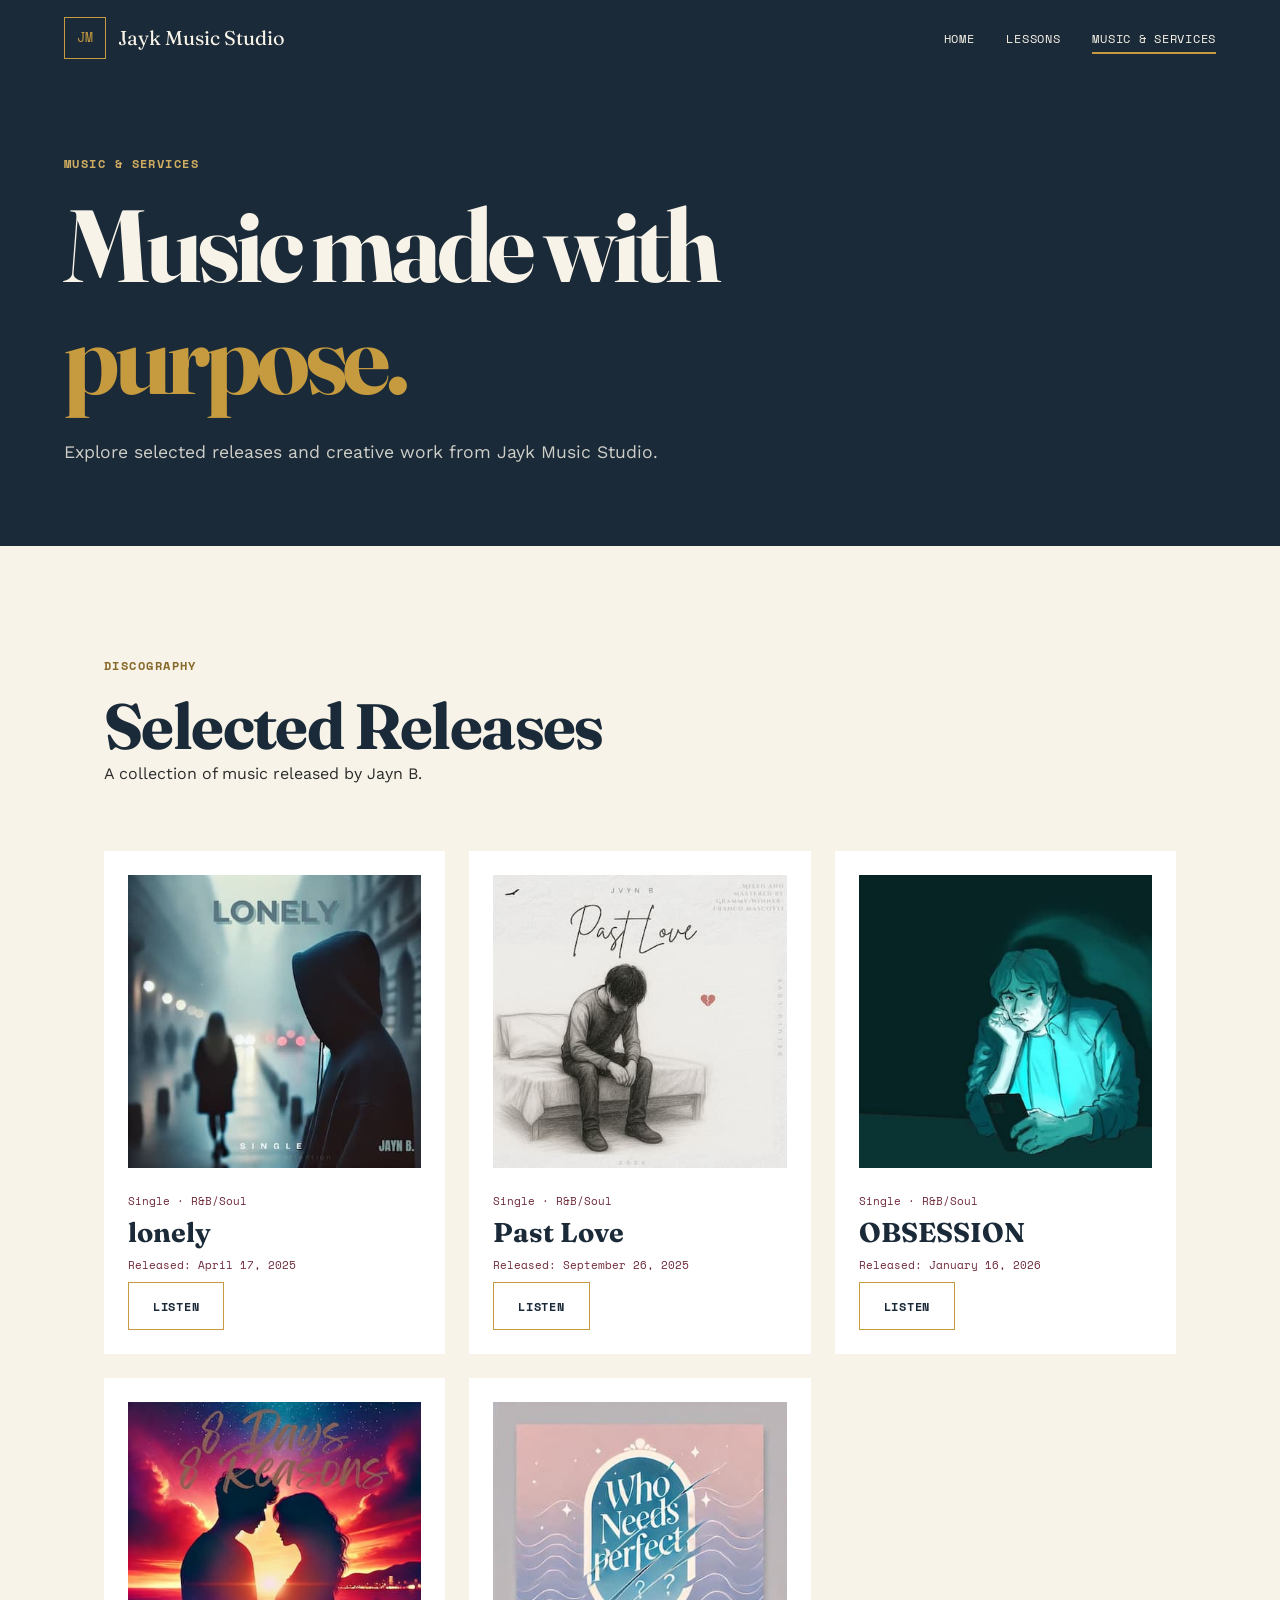
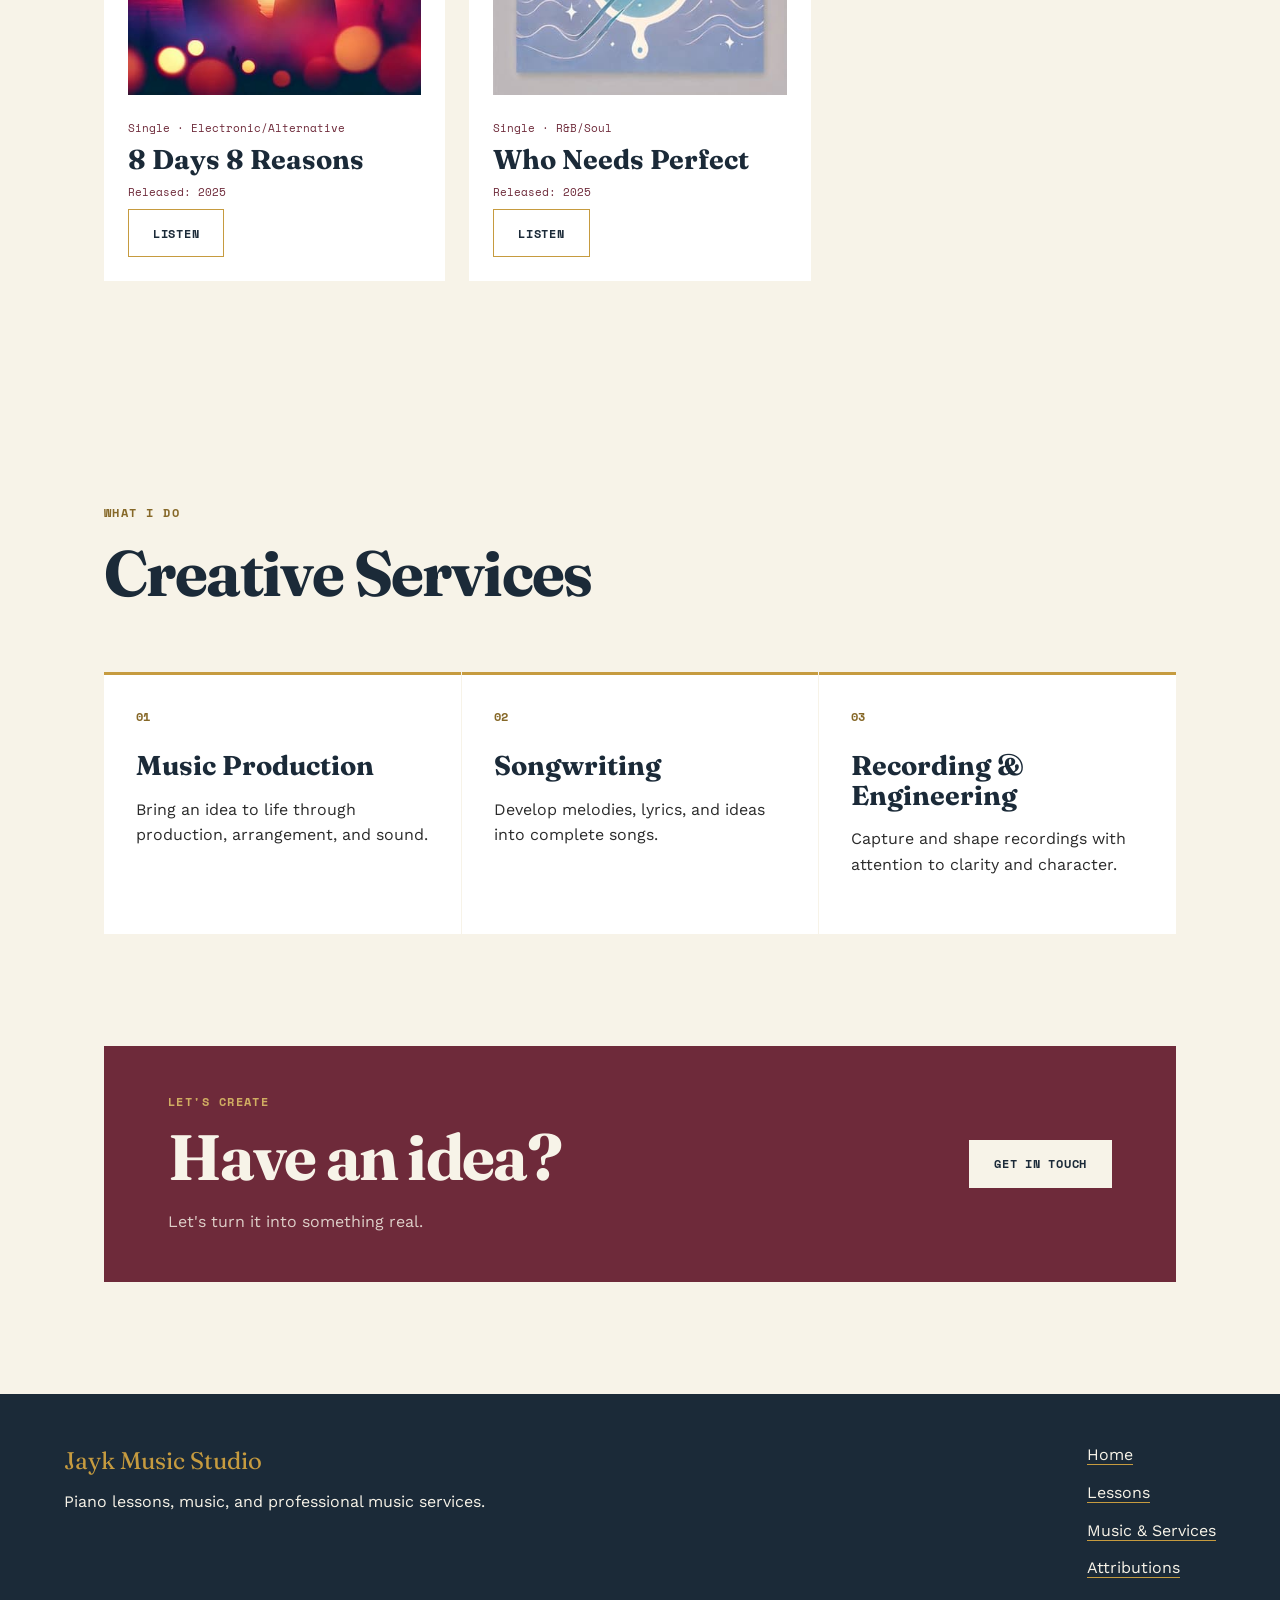
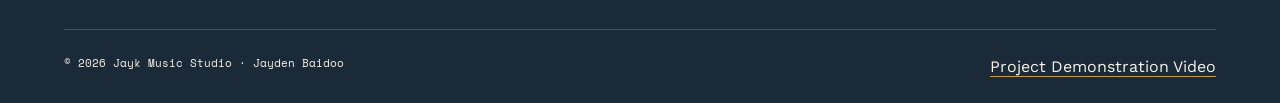
<file: final/music.html>
<!DOCTYPE html>
<html lang="en">

<head>
    <meta charset="UTF-8">

    <meta name="viewport" content="width=device-width, initial-scale=1.0">
    <meta name="description" content="Explore Jayk Music Studio's music, services, and creative work.">
    <meta name="author" content="Jayden Baidoo">

    <meta property="og:title" content="Music & Services | Jayk Music Studio">
    <meta property="og:description" content="Explore music and creative services from Jayk Music Studio.">
    <meta property="og:type" content="website">
    <meta property="og:url" content="https://jayde2557.github.io/wdd231/final/music.html">
    <meta property="og:image" content="https://jayde2557.github.io/wdd231/final/images/site-logo.png">

    <title>Music & Services | Jayk Music Studio</title>

    <link rel="icon" href="images/favicon.ico">

    <!-- Google Fonts -->
    <link rel="preconnect" href="https://fonts.googleapis.com">
    <link rel="preconnect" href="https://fonts.gstatic.com" crossorigin>
    <link
        href="https://fonts.googleapis.com/css2?family=Fraunces:opsz,wght@9..144,400;9..144,600;9..144,700&family=Space+Mono:wght@400;700&family=Work+Sans:wght@400;500;600;700&display=swap"
        rel="stylesheet">

    <link rel="stylesheet" href="styles/small.css">
    <link rel="stylesheet" href="styles/large.css">

    <script type="module" src="scripts/main.js"></script>

    <script type="module" src="scripts/music.js"></script>
</head>

<body>

    <header class="site-header">

        <a class="site-logo" href="index.html" aria-label="Jayk Music Studio home">
            <span class="logo-mark">JM</span>
            <span class="logo-name">Jayk Music Studio</span>
        </a>

        <button class="menu-button" type="button" aria-label="Open navigation menu" aria-expanded="false"
            aria-controls="site-nav">
            <span></span>
            <span></span>
            <span></span>
        </button>

        <nav class="site-nav" id="site-nav" aria-label="Main navigation">
            <ul>
                <li>
                    <a href="index.html">Home</a>
                </li>

                <li>
                    <a href="lessons.html">Lessons</a>
                </li>

                <li>
                    <a href="music.html" aria-current="page">
                        Music & Services
                    </a>
                </li>
            </ul>
        </nav>

    </header>


    <!-- MAIN CONTENT -->
    <main>

        <!-- PAGE HERO -->
        <section class="page-hero">

            <p class="eyebrow">Music & Services</p>

            <h1>
                Music made with
                <span>purpose.</span>
            </h1>

            <p>
                Explore selected releases and creative work from
                Jayk Music Studio.
            </p>

        </section>


        <!-- MUSIC -->
        <section class="section">

            <div class="section-heading">

                <p class="eyebrow">Discography</p>

                <h2>Selected Releases</h2>

                <p>
                    A collection of music released by Jayn B.
                </p>

            </div>

            <!-- JavaScript fills this section -->
            <div class="music-grid" id="music-list">
                <p>Loading music...</p>
            </div>

        </section>


        <!-- SERVICES -->
        <section class="section">

            <div class="section-heading">

                <p class="eyebrow">What I Do</p>

                <h2>Creative Services</h2>

            </div>

            <div class="service-grid">

                <article class="service-card">

                    <p class="card-number">01</p>

                    <h3>Music Production</h3>

                    <p>
                        Bring an idea to life through
                        production, arrangement, and sound.
                    </p>

                </article>


                <article class="service-card">

                    <p class="card-number">02</p>

                    <h3>Songwriting</h3>

                    <p>
                        Develop melodies, lyrics, and
                        ideas into complete songs.
                    </p>

                </article>


                <article class="service-card">

                    <p class="card-number">03</p>

                    <h3>Recording & Engineering</h3>

                    <p>
                        Capture and shape recordings with
                        attention to clarity and character.
                    </p>

                </article>

            </div>

        </section>


        <!-- CALL TO ACTION -->
        <section class="cta section">

            <div>

                <p class="eyebrow">Let's Create</p>

                <h2>
                    Have an idea?
                </h2>

                <p>
                    Let's turn it into something real.
                </p>

            </div>

            <a class="button button-primary" href="contact.html">
                Get in Touch
            </a>

        </section>

    </main>


    <!-- FOOTER -->
    <footer class="site-footer">
        <div class="footer-main">
            <div>
                <p class="footer-brand">Jayk Music Studio</p>
                <p>Piano lessons, music, and professional music services.</p>
            </div>

            <nav aria-label="Footer navigation">
                <ul>
                    <li><a href="index.html">Home</a></li>
                    <li><a href="lessons.html">Lessons</a></li>
                    <li><a href="music.html">Music & Services</a></li>
                    <li><a href="attributions.html">Attributions</a></li>
                </ul>
            </nav>
        </div>

        <div class="footer-bottom">
            <p>&copy; 2026 Jayk Music Studio · Jayden Baidoo</p>

            <a href="https://youtu.be/1IuHFIJydkc" target="_blank" rel="noopener">
                Project Demonstration Video
            </a>
        </div>
    </footer>

</body>

</html>
</file>
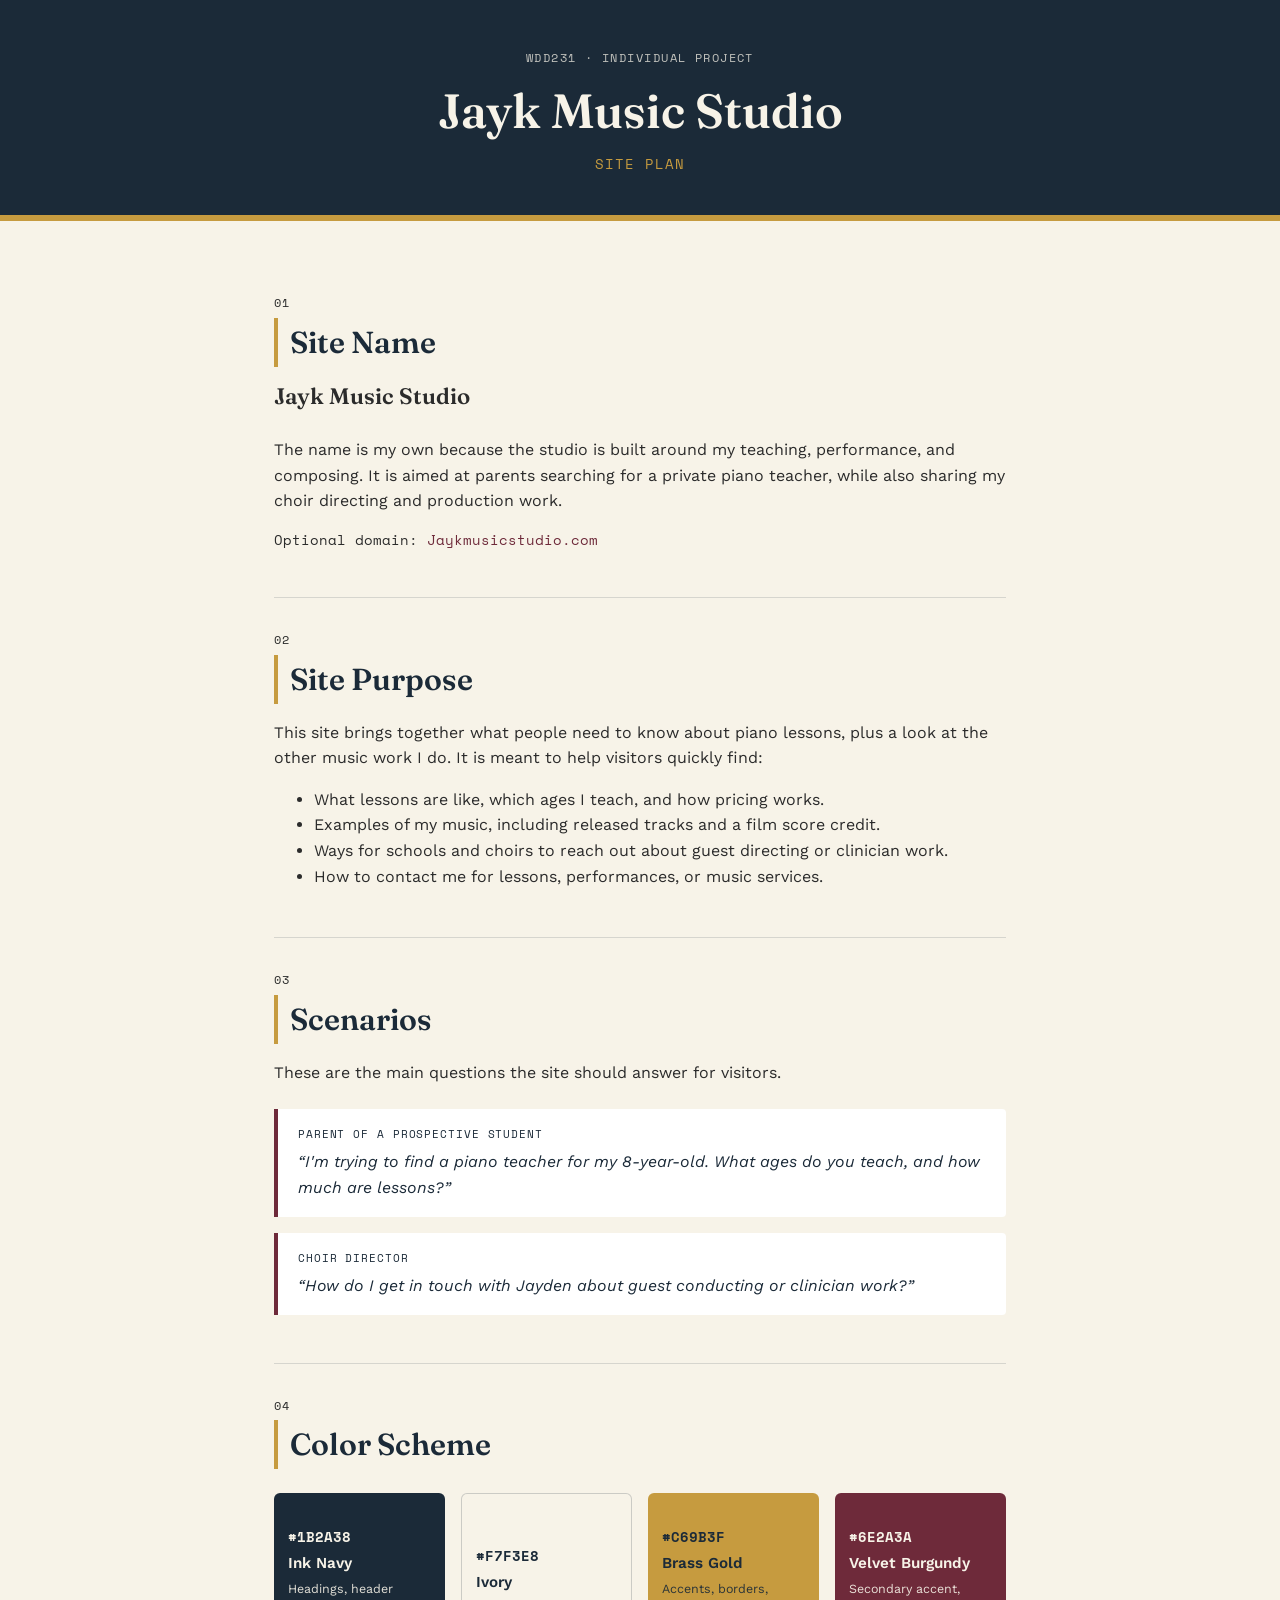
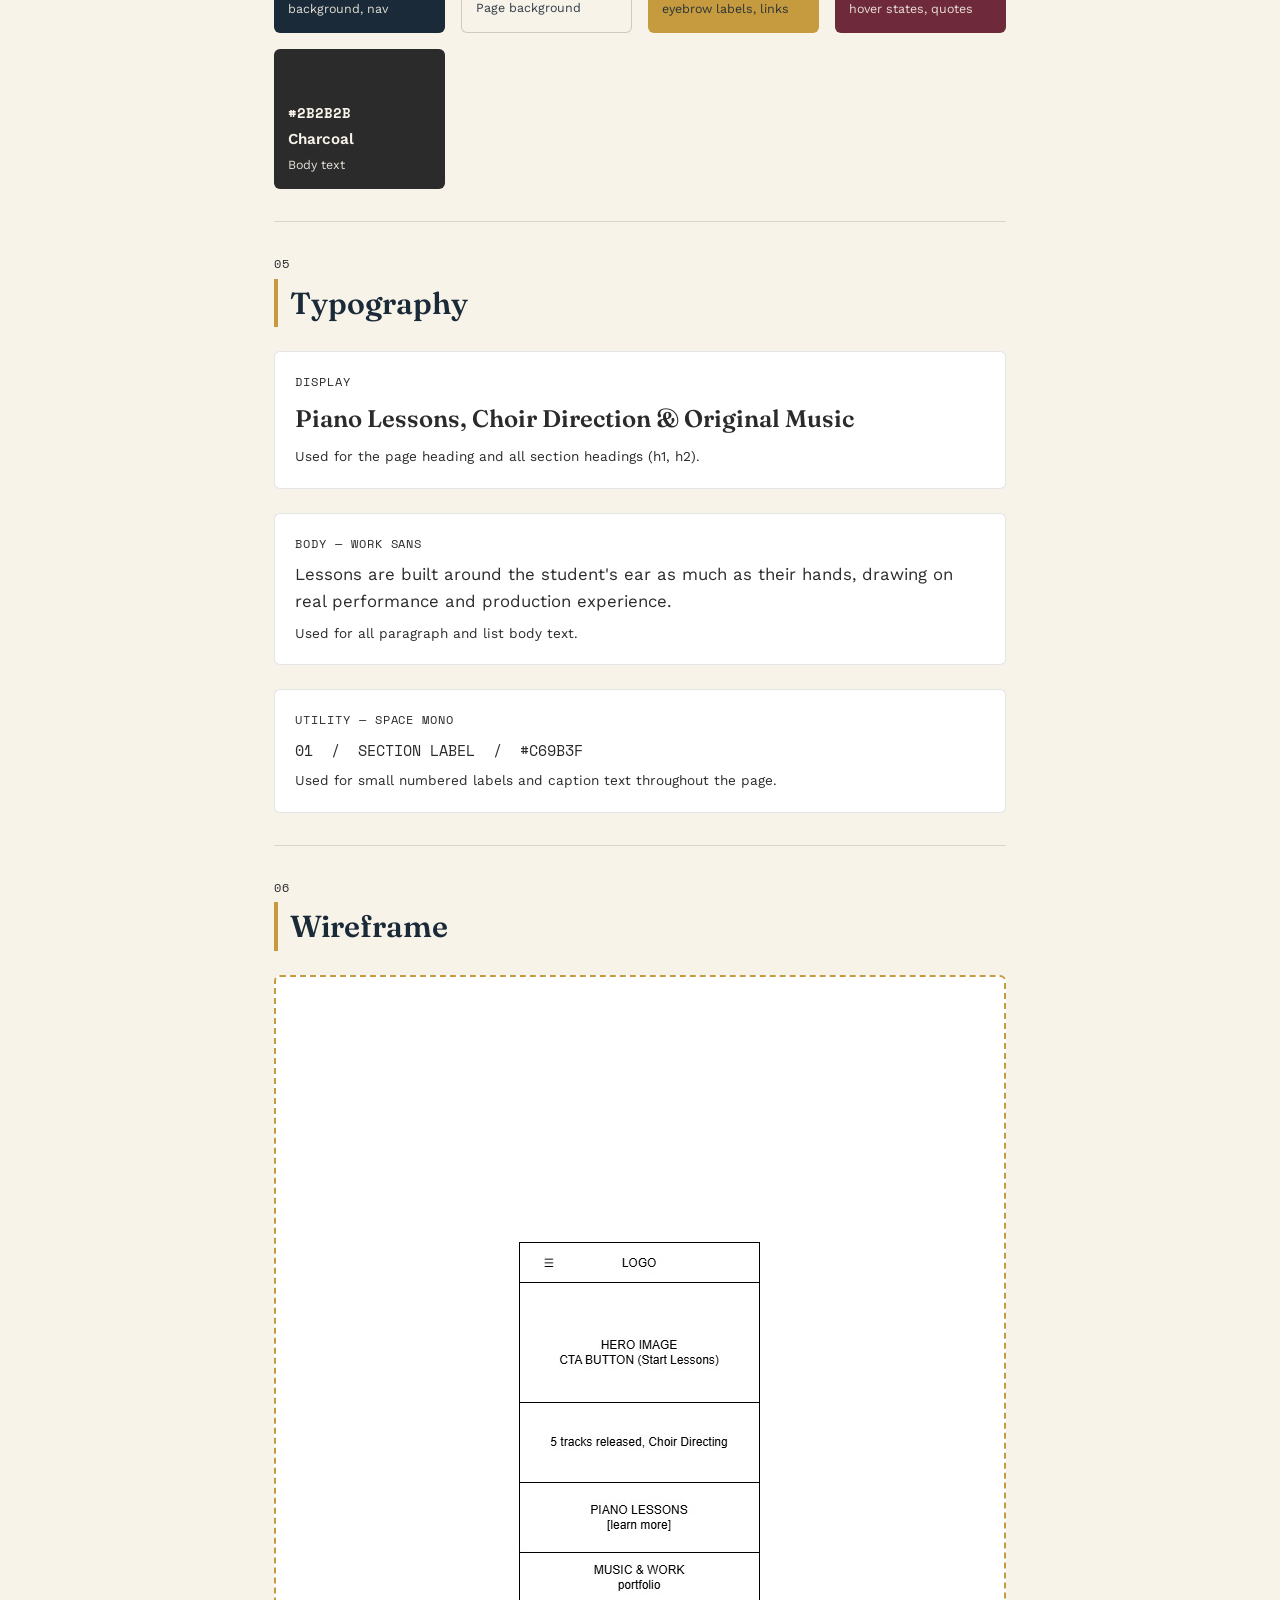
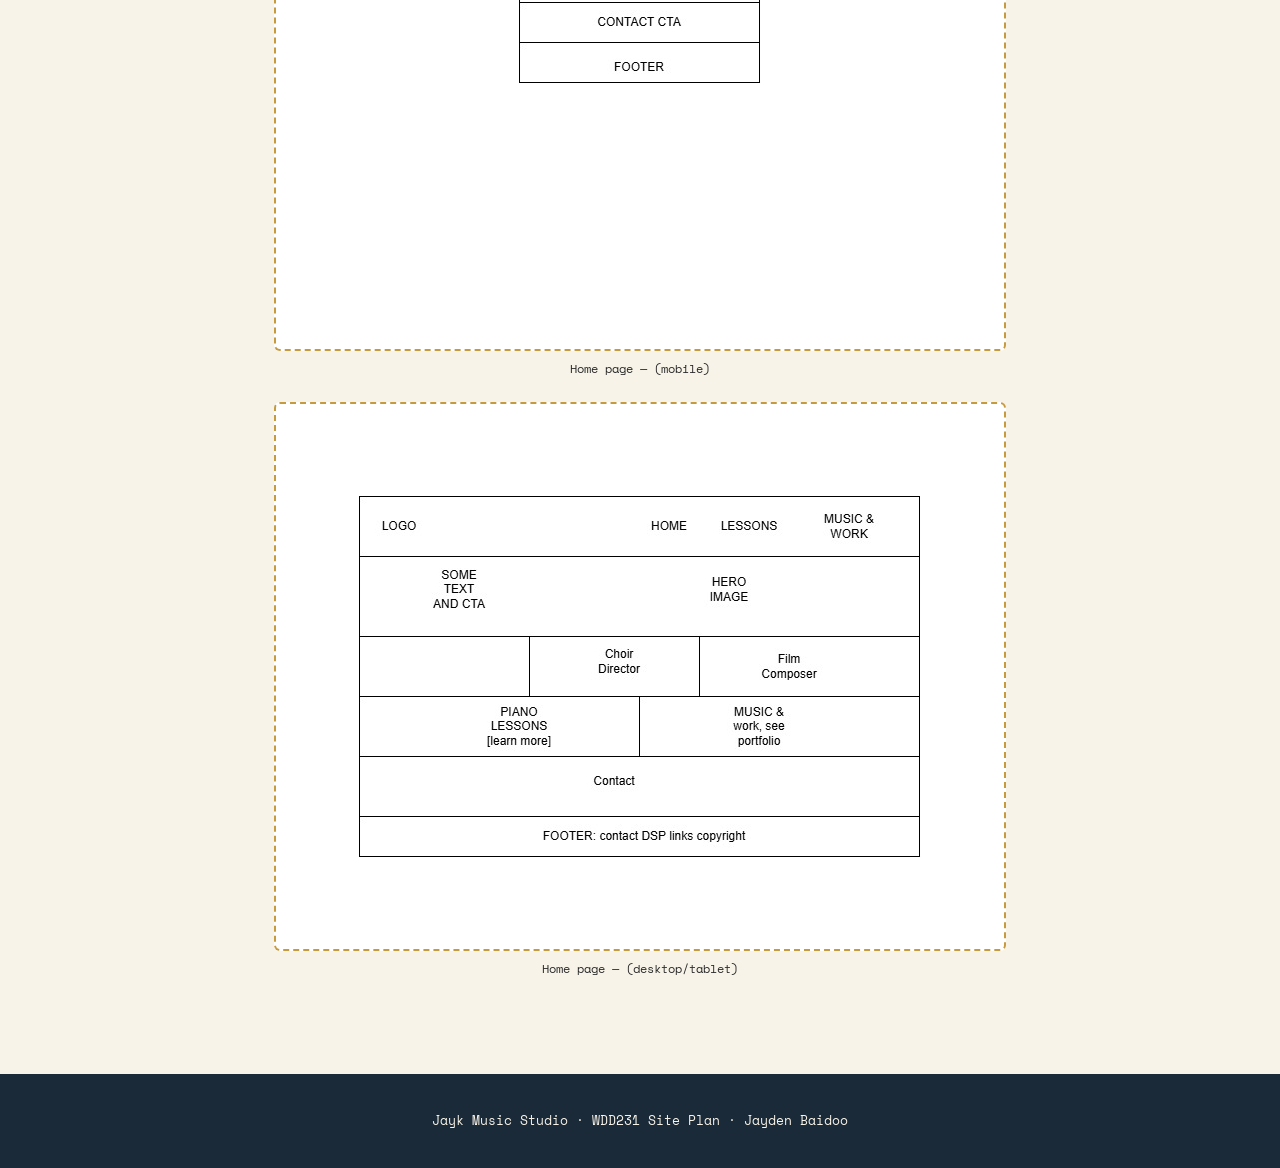
<file: final/siteplan.html>
<!DOCTYPE html>
<html lang="en">

<head>
    <meta charset="UTF-8">
    <meta name="viewport" content="width=device-width, initial-scale=1.0">
    <title>Site Plan | Jayk Music Studio</title>
    <link rel="preconnect" href="https://fonts.googleapis.com">
    <link rel="preconnect" href="https://fonts.gstatic.com" crossorigin>
    <link
        href="https://fonts.googleapis.com/css2?family=Fraunces:opsz,wght@9..144,500;9..144,600;9..144,700&family=Work+Sans:wght@400;500;600&family=Space+Mono:wght@400;700&display=swap"
        rel="stylesheet">
    <link rel="stylesheet" href="styles/siteplan.css">
</head>

<body>

    <header class="site-header">
        <p class="eyebrow">WDD231 &middot; Individual Project</p>
        <h1>Jayk Music Studio</h1>
        <p class="tagline">Site plan</p>
    </header>

    <main>

        <section id="site-name" class="plan-section">
            <p class="eyebrow">01</p>
            <h2>Site Name</h2>
            <p class="answer-name">Jayk Music Studio</p>
            <p>The name is my own because the studio is built around my teaching, performance, and composing. It is
                aimed at parents searching for a private piano teacher, while also sharing my choir directing and
                production work.</p>
            <p class="domain-note">Optional domain: <span>Jaykmusicstudio.com</span></p>
        </section>

        <section id="site-purpose" class="plan-section">
            <p class="eyebrow">02</p>
            <h2>Site Purpose</h2>
            <p>This site brings together what people need to know about piano lessons, plus a look at the other music
                work I do. It is meant to help visitors quickly find:</p>
            <ul>
                <li>What lessons are like, which ages I teach, and how pricing works.</li>
                <li>Examples of my music, including released tracks and a film score credit.</li>
                <li>Ways for schools and choirs to reach out about guest directing or clinician work.</li>
                <li>How to contact me for lessons, performances, or music services.</li>
            </ul>
        </section>

        <section id="scenarios" class="plan-section">
            <p class="eyebrow">03</p>
            <h2>Scenarios</h2>
            <p>These are the main questions the site should answer for visitors.</p>
            <ol class="scenario-list">
                <li>
                    <span class="scenario-tag">Parent of a prospective student</span>
                    <q>I'm trying to find a piano teacher for my 8-year-old. What ages do you teach, and how much are
                        lessons?</q>
                </li>
                <li>
                    <span class="scenario-tag">Choir director</span>
                    <q>How do I get in touch with Jayden about guest conducting or clinician work?</q>
                </li>
            </ol>
        </section>

        <section id="color-scheme" class="plan-section">
            <p class="eyebrow">04</p>
            <h2>Color Scheme</h2>

            <div class="swatch-grid">
                <div class="swatch" style="background-color:#1B2A38;">
                    <span class="swatch-hex">#1B2A38</span>
                    <span class="swatch-name">Ink Navy</span>
                    <span class="swatch-use">Headings, header background, nav</span>
                </div>
                <div class="swatch swatch-light" style="background-color:#F7F3E8;">
                    <span class="swatch-hex">#F7F3E8</span>
                    <span class="swatch-name">Ivory</span>
                    <span class="swatch-use">Page background</span>
                </div>
                <div class="swatch swatch-dark-text" style="background-color:#C69B3F;">
                    <span class="swatch-hex">#C69B3F</span>
                    <span class="swatch-name">Brass Gold</span>
                    <span class="swatch-use">Accents, borders, eyebrow labels, links</span>
                </div>
                <div class="swatch" style="background-color:#6E2A3A;">
                    <span class="swatch-hex">#6E2A3A</span>
                    <span class="swatch-name">Velvet Burgundy</span>
                    <span class="swatch-use">Secondary accent, hover states, quotes</span>
                </div>
                <div class="swatch" style="background-color:#2B2B2B;">
                    <span class="swatch-hex">#2B2B2B</span>
                    <span class="swatch-name">Charcoal</span>
                    <span class="swatch-use">Body text</span>
                </div>
            </div>
        </section>


        <section id="typography" class="plan-section">
            <p class="eyebrow">05</p>
            <h2>Typography</h2>

            <div class="type-sample">
                <p class="type-label">Display</p>
                <p class="type-demo type-fraunces">Piano Lessons, Choir Direction &amp; Original Music</p>
                <p class="type-use">Used for the page heading and all section headings (h1, h2).</p>
            </div>

            <div class="type-sample">
                <p class="type-label">Body &mdash; Work Sans</p>
                <p class="type-demo type-worksans">Lessons are built around the student's ear as much as their
                    hands, drawing on real performance and production experience.</p>
                <p class="type-use">Used for all paragraph and list body text.</p>
            </div>

            <div class="type-sample">
                <p class="type-label">Utility &mdash; Space Mono</p>
                <p class="type-demo type-mono">01 &nbsp;/&nbsp; SECTION LABEL &nbsp;/&nbsp; #C69B3F</p>
                <p class="type-use">Used for small numbered labels and caption text throughout the page.</p>
            </div>
        </section>

        <section id="wireframe" class="plan-section">
            <p class="eyebrow">06</p>
            <h2>Wireframe</h2>
            <div class="wireframe-grid">
                <figure class="wireframe-slot">
                    <div class="wireframe-placeholder">
                        <img src="images/mobile-wireframe.jpg" alt="Wireframe for small viewport">
                    </div>
                    <figcaption>Home page &mdash; (mobile)</figcaption>
                </figure>
                <figure class="wireframe-slot wireframe-slot-wide">
                    <div class="wireframe-placeholder">
                        <img src="images/desktop-wireframe.jpg" alt="Wireframe for wide viewport">
                    </div>
                    <figcaption>Home page &mdash; (desktop/tablet)</figcaption>
                </figure>
            </div>
        </section>

    </main>

    <footer class="site-footer">
        <p>Jayk Music Studio &middot; WDD231 Site Plan &middot; Jayden Baidoo</p>
    </footer>

</body>

</html>
</file>
<file: styles/small.css>
:root {
    --color-bg: #f7f7f5;
    --color-surface: #ffffff;
    --color-primary: #14213d;
    --color-primary-dark: #0b1424;
    --color-accent: #fca311;
    --color-text: #1b1b1b;
    --color-muted: #5b5b5b;
    --color-border: #e1ded7;
    --color-bg2: #e3efe1;
    --color-text2: #33562f;
    --font-main: 'Poppins', 'Segoe UI', Arial, sans-serif;
}

body {
    font-family: var(--font-main);
    color: var(--color-text);
    background-color: var(--color-bg);
    line-height: 1.55;
}

.header {
    display: flex;
    align-items: center;
    justify-content: space-between;
    flex-wrap: wrap;
    background-color: var(--color-primary);
    color: #fff;
    padding: 0.75rem 1rem;
    position: relative;
}

.brand {
    display: flex;
    align-items: center;
    gap: 0.6rem;
}

#creditTotal {
    font-size: 0.9rem;
    color: var(--color-primary-dark);
    margin-top: 0.25rem;
}

.logo {
    width: 40px;
    height: 40px;
}

.site-name {
    font-weight: 600;
    font-size: 1.1rem;
    letter-spacing: 0.02em;
}


.hamburger {
    width: 34px;
    height: 30px;
    display: flex;
    align-items: center;
    justify-content: center;
}

.hamburger::before {
    content: "☰";
    font-size: 1.8rem;
    color: #fff;
}

.hamburger.open::before {
    content: "✕";
}

#nav {
    display: flex;
    max-height: 0;
    overflow: hidden;

}

#nav.open {
    max-height: 200px;
}

#nav ul {
    display: flex;
    flex-direction: column;
    margin-top: 0.75rem;
}

#nav a {
    display: block;
    padding: 0.75rem 0.25rem;
    border-top: 1px solid rgba(255, 255, 255, 0.15);
    font-weight: 500;
}

#nav a:hover,
#nav a:focus-visible {
    color: var(--color-accent);
}

#nav a.current {
    color: var(--color-accent);
    font-weight: 700;
}


main {
    max-width: 1100px;
    margin: 0 auto;
    padding: 1.25rem 1rem 3rem;
}

main h1 {
    font-size: 1.9rem;
    font-weight: 700;
    margin-bottom: 1.25rem;
    padding-bottom: 0.4rem;
    border-bottom: 3px solid var(--color-accent);
    display: inline-block;
}


.info-cards {
    display: grid;
    grid-template-columns: 1fr;
    gap: 1.25rem;
    margin-bottom: 2rem;
}

.about-me,
.student-photo,
.courses {
    background-color: var(--color-surface);
    border: 1px solid var(--color-border);
    border-radius: 10px;
    overflow: hidden;
}

.about-me h2,
.student-photo h2,
.courses h2 {
    background-color: var(--color-primary);
    color: #fff;
    padding: 0.6rem 1rem;
    font-size: 1.05rem;
}

.about-me p {
    padding: 0 1rem;
}

.about-me p:first-of-type {
    margin-top: 1rem;
}

.about-me p:last-of-type {
    margin-bottom: 1rem;
}

.student-photo img {
    padding: 1rem;
    margin: 0 auto;
    border-radius: 8px;
}

.courses {
    padding-bottom: 1.25rem;
}

.course-filters {
    display: flex;
    gap: 0.6rem;
    padding: 1rem 1rem 0;
    flex-wrap: wrap;
}

.course-filters button {
    padding: 0.5rem 1.1rem;
    border-radius: 999px;
    border: 2px solid var(--color-primary);
    color: var(--color-primary);
    font-weight: 600;
    font-size: 0.9rem;

}

.course-filters button:hover,
.course-filters button:focus-visible {
    background-color: var(--color-primary);
    color: #fff;
}

.course-filters button.active {
    background-color: var(--color-accent);
    border-color: var(--color-accent);
    color: var(--color-primary-dark);
}

.course-cards {
    display: grid;
    grid-template-columns: 1fr;
    gap: 0.85rem;
    padding: 1rem;
}

.course-card {
    background-color: var(--color-bg);
    border: 1px solid var(--color-border);
    border-radius: 8px;
    padding: 0.75rem 1rem;
    font-weight: 600;
    text-align: center;
}

.course-card.completed {
    background-color: var(--color-bg2);
    color: var(--color-text2);
    border-color: #a9cfa4;
}

.credit-total {
    text-align: center;
    padding: 0 1rem;
    color: var(--color-muted);
    font-size: 0.95rem;
}

#footer {
    background-color: var(--color-primary);
    color: #fff;
    text-align: center;
    padding: 1.5rem 1rem;
}

.social-links {
    display: flex;
    justify-content: center;
    gap: 1.25rem;
    margin-bottom: 1rem;
}

.social-links img {
    width: 28px;
    height: 28px;
    filter: invert(1);
}

.social-links a:hover img,
.social-links a:focus-visible img {
    transform: translateY(-3px);
}

.site-footer p {
    font-size: 0.85rem;
    color: #d8dbe4;
    margin: 0.25rem 0;
}
</file>
<file: styles/large.css>
@media screen and (min-width: 640px) {

    .hamburger {
        display: none;
    }

    .info-cards {
        grid-template-columns: repeat(2, 1fr);
    }

    #nav {
        display: flex;
        max-height: none;
        overflow: visible;
    }

    #nav ul {
        flex-direction: row;
        gap: 1.75rem;
    }

    #nav a {
        border-top: none;
        padding: 0.4rem 0.1rem;
        position: relative;
    }

    #nav a::after {
        content: "";
        position: absolute;
        left: 0;
        bottom: -2px;
        width: 0;
        height: 2px;
        background-color: var(--color-accent);
        transition: width 0.2s ease;
    }

    #nav a:hover::after,
    #nav a:focus-visible::after,
    #nav a.current::after {
        width: 100%;
    }

    main h1 {
        font-size: 2.4rem;
    }

    .about-photo-wrapper {
        flex-direction: row;
        align-items: stretch;
    }

    .about-me {
        flex: 2;
    }

    .student-photo {
        flex: 1;
        display: flex;
        flex-direction: column;
    }

    .student-photo img {
        width: 100%;
        max-width: 260px;
    }

    .course-cards {
        grid-template-columns: repeat(3, 1fr);
    }
}

@media screen and (min-width: 900px) {
    .course-cards {
        grid-template-columns: repeat(4, 1fr);
    }
}
</file>
<file: final/styles/small.css>
/* JAYK MUSIC STUDIO — small.css (base/mobile styles) */

/* jaykk variables */
:root {
    --ink-navy: #1B2A38;
    --ivory: #F7F3E8;
    --brass-gold: #C69B3F;
    --velvet-burgundy: #6E2A3A;
    --charcoal: #2B2B2B;

    /* text-safe gold variants (--brass-gold fails AA as text) */
    --gold-text-on-light: #866828;
    --gold-text-on-dark: #D0AD62;

    --white: #FFFFFF;
    --light-border: rgba(27, 42, 56, 0.18);

    --heading-font: "Fraunces", Georgia, serif;
    --body-font: "Work Sans", Arial, sans-serif;
    --utility-font: "Space Mono", monospace;

    --max-width: 1200px;

    --space-xs: 0.5rem;
    --space-sm: 1rem;
    --space-md: 2rem;
    --space-lg: 4rem;
    --space-xl: 7rem;

    --shadow: 0 10px 30px rgba(27, 42, 56, 0.08);

    --transition: 180ms ease;
}

/* reset */
* {
    box-sizing: border-box;
    margin: 0;
    padding: 0;
}

html {
    scroll-behavior: smooth;
}

body {
    background-color: var(--ivory);
    color: var(--charcoal);
    font-family: var(--body-font);
    line-height: 1.6;
}

img {
    display: block;
    max-width: 100%;
    height: auto;
}

a {
    color: inherit;
}

button,
input,
select,
textarea {
    font: inherit;
}

button {
    cursor: pointer;
}

ul,
ol {
    list-style: none;
}

main {
    overflow: hidden;
}

/* typography */
h1,
h2,
h3,
h4 {
    color: var(--ink-navy);
    font-family: var(--heading-font);
    line-height: 1.1;
}

h1 {
    font-size: clamp(3rem, 8vw, 6.5rem);
    letter-spacing: -0.04em;
}

h2 {
    font-size: clamp(2.2rem, 5vw, 4rem);
    letter-spacing: -0.025em;
}

h3 {
    font-size: 1.7rem;
}

p {
    max-width: 65ch;
}

.eyebrow {
    color: var(--gold-text-on-light);
    font-family: var(--utility-font);
    font-size: 0.75rem;
    font-weight: 700;
    letter-spacing: 0.12em;
    line-height: 1.4;
    text-transform: uppercase;
}

.section-heading {
    margin-bottom: var(--space-lg);
}

.section-heading h2 {
    margin-top: var(--space-sm);
}

/* header & nav */
.site-header {
    align-items: center;
    background-color: var(--ink-navy);
    color: var(--ivory);
    display: flex;
    justify-content: space-between;
    min-height: 76px;
    padding: 1rem 5%;
    position: relative;
    z-index: 100;
}

.site-logo {
    align-items: center;
    color: var(--ivory);
    display: flex;
    gap: 0.75rem;
    text-decoration: none;
}

.logo-mark {
    align-items: center;
    border: 1px solid var(--brass-gold);
    color: var(--brass-gold);
    display: flex;
    font-family: var(--utility-font);
    font-size: 0.8rem;
    height: 42px;
    justify-content: center;
    width: 42px;
}

.logo-name {
    font-family: var(--heading-font);
    font-size: 1.25rem;
}

.menu-button {
    background: transparent;
    border: 0;
    display: flex;
    flex-direction: column;
    gap: 5px;
    padding: 0.5rem;
}

.menu-button span {
    background-color: var(--ivory);
    display: block;
    height: 2px;
    transition: var(--transition);
    width: 26px;
}

.site-nav {
    display: none;
}

.site-nav ul {
    display: flex;
    gap: 2rem;
}

.site-nav a {
    color: var(--ivory);
    font-family: var(--utility-font);
    font-size: 0.75rem;
    letter-spacing: 0.06em;
    position: relative;
    text-decoration: none;
    text-transform: uppercase;
}

.site-nav a::after {
    background-color: var(--brass-gold);
    bottom: -0.4rem;
    content: "";
    height: 2px;
    left: 0;
    position: absolute;
    transform: scaleX(0);
    transform-origin: left;
    transition: transform var(--transition);
    width: 100%;
}

.site-nav a:hover::after,
.site-nav a[aria-current="page"]::after {
    transform: scaleX(1);
}

/* layout */
.section {
    margin: 0 auto;
    max-width: var(--max-width);
    padding: var(--space-xl) 5%;
}

/* buttons */
.button {
    align-items: center;
    border: 1px solid transparent;
    display: inline-flex;
    font-family: var(--utility-font);
    font-size: 0.75rem;
    font-weight: 700;
    justify-content: center;
    letter-spacing: 0.06em;
    min-height: 48px;
    padding: 0.75rem 1.5rem;
    text-decoration: none;
    text-transform: uppercase;
    transition:
        background-color var(--transition),
        color var(--transition),
        border-color var(--transition),
        transform var(--transition);
}

.button:hover {
    transform: translateY(-2px);
}

.button-primary {
    background-color: var(--brass-gold);
    color: var(--ink-navy);
}

.button-primary:hover {
    background-color: var(--ink-navy);
    color: var(--ivory);
}

.button-secondary {
    background-color: transparent;
    border-color: var(--brass-gold);
    color: var(--ink-navy);
}

.button-secondary:hover {
    background-color: var(--brass-gold);
}


.hero .button-secondary {
    color: var(--ivory);
}

.hero .button-secondary:hover {
    color: var(--ink-navy);
}

/* hero */
.hero {
    background-color: var(--ink-navy);
    color: var(--ivory);
    display: grid;
}

.hero-content {
    padding: 5rem 5% 4rem;
}

.hero h1 {
    color: var(--ivory);
    margin: 1rem 0 1.5rem;
}

.hero h1 span,
.page-hero h1 span {
    color: var(--brass-gold);
    display: block;
}

.hero-text {
    color: rgba(247, 243, 232, 0.82);
    font-size: 1.05rem;
    margin-bottom: 2rem;
}

.hero-actions {
    display: flex;
    flex-wrap: wrap;
    gap: 1rem;
}

.hero-image {
    min-height: 300px;
}

.hero-image img {
    height: 100%;
    object-fit: cover;
    width: 100%;
}

/* page hero */
.page-hero {
    background-color: var(--ink-navy);
    color: var(--ivory);
    padding: 5rem 5%;
}

.page-hero h1 {
    color: var(--ivory);
    margin: 1rem 0 1.5rem;
}

.page-hero>p:last-child {
    color: rgba(247, 243, 232, 0.82);
    font-size: 1.1rem;
    max-width: 650px;
}

/* intro */
.intro {
    display: grid;
    gap: 2rem;
}

.intro-content {
    font-size: 1.1rem;
}

.intro-content p+p {
    margin-top: 1.25rem;
}

/* service cards */
.service-grid {
    display: grid;
    gap: 1px;
}

.service-card {
    background-color: var(--white);
    border-top: 3px solid var(--brass-gold);
    padding: 2rem;
    transition:
        transform var(--transition),
        box-shadow var(--transition);
}

.service-card:hover {
    box-shadow: var(--shadow);
    transform: translateY(-4px);
}

.card-number {
    color: var(--gold-text-on-light);
    font-family: var(--utility-font);
    font-size: 0.75rem;
    font-weight: 700;
    margin-bottom: 2rem;
}

.service-card h3 {
    margin-bottom: 1rem;
}

.service-card p {
    margin-bottom: 1.5rem;
}

.service-card a {
    color: var(--velvet-burgundy);
    font-family: var(--utility-font);
    font-size: 0.75rem;
    font-weight: 700;
    text-decoration-thickness: 1px;
    text-underline-offset: 4px;
}

/* cta */
.cta {
    align-items: center;
    background-color: var(--velvet-burgundy);
    color: var(--ivory);
    display: flex;
    flex-direction: column;
    gap: 2rem;
    justify-content: space-between;
    margin-bottom: var(--space-xl);
    max-width: calc(var(--max-width) - 10%);
    padding: 3rem 5%;
}

.cta h2 {
    color: var(--ivory);
    margin: 0.75rem 0 1rem;
}

.cta p:last-child {
    color: rgba(247, 243, 232, 0.82);
}

.cta .button-primary {
    background-color: var(--ivory);
}

.cta .eyebrow,
.hero .eyebrow,
.page-hero .eyebrow {
    color: var(--gold-text-on-dark);
}

/* lesson controls */
.controls {
    display: grid;
    gap: 1rem;
}

.controls label {
    color: var(--ink-navy);
    display: flex;
    flex-direction: column;
    font-weight: 600;
    gap: 0.5rem;
}

.controls select {
    background-color: var(--white);
    border: 1px solid var(--light-border);
    color: var(--charcoal);
    min-height: 48px;
    padding: 0.75rem;
}

/* lesson grid */
.lesson-grid {
    display: grid;
    gap: 1rem;
}

.lesson-card {
    background-color: var(--white);
    border-left: 3px solid var(--brass-gold);
    padding: 1.5rem;
}

.lesson-card h3 {
    margin-bottom: 1rem;
}

.lesson-card p {
    margin-bottom: 0.5rem;
}

.lesson-card .lesson-level {
    color: var(--velvet-burgundy);
    font-family: var(--utility-font);
    font-size: 0.7rem;
    font-weight: 700;
    letter-spacing: 0.08em;
    text-transform: uppercase;
}

.lesson-card .button {
    margin-top: 1rem;
}

.loading-message,
.error-message {
    margin-top: 2rem;
}

.error-message {
    color: var(--velvet-burgundy);
}

/* music grid */
.music-grid {
    display: grid;
    gap: 1.5rem;
}

.music-card {
    background-color: var(--white);
    padding: 1.5rem;
}

.music-card img {
    aspect-ratio: 1 / 1;
    object-fit: cover;
    margin-bottom: 1.5rem;
    width: 100%;
}

.music-card h3 {
    margin-bottom: 0.5rem;
}

.music-card p {
    margin-bottom: 0.5rem;
}

.music-card .music-meta {
    color: var(--velvet-burgundy);
    font-family: var(--utility-font);
    font-size: 0.7rem;
}

/* contact form */
.contact {
    background-color: var(--white);
}

.contact-form {
    display: grid;
    gap: 1.5rem;
    max-width: 700px;
}

.form-group {
    display: grid;
    gap: 0.5rem;
}

.form-group label {
    color: var(--ink-navy);
    font-weight: 600;
}

.form-group input,
.form-group select,
.form-group textarea {
    background-color: var(--ivory);
    border: 1px solid var(--light-border);
    border-radius: 0;
    color: var(--charcoal);
    padding: 0.85rem;
    width: 100%;
}

.form-group textarea {
    min-height: 150px;
    resize: vertical;
}

.form-group input:focus,
.form-group select:focus,
.form-group textarea:focus {
    border-color: var(--brass-gold);
    outline: 3px solid rgba(198, 155, 63, 0.25);
}

.form-action-details {
    background-color: var(--white);
    display: grid;
    gap: 1.25rem;
    max-width: 700px;
    padding: 2rem;
}

/* modal */
.lesson-modal {
    background-color: var(--ivory);
    border: 2px solid var(--brass-gold);
    color: var(--charcoal);
    margin: auto;
    max-width: 600px;
    padding: 0;
    width: calc(100% - 2rem);
}

.lesson-modal::backdrop {
    background-color: rgba(27, 42, 56, 0.75);
}

.modal-content {
    padding: 2rem;
    position: relative;
}

.modal-close {
    background: transparent;
    border: 0;
    color: var(--ink-navy);
    font-size: 2rem;
    line-height: 1;
    padding: 0.25rem;
    position: absolute;
    right: 1rem;
    top: 1rem;
}

.modal-content h2 {
    margin: 0.75rem 0 1.5rem;
}

.modal-content .button {
    margin-top: 1.5rem;
}

/* footer */
.site-footer {
    background-color: var(--ink-navy);
    color: var(--ivory);
    padding: 3rem 5% 1.5rem;
}

.footer-main {
    display: grid;
    gap: 2rem;
    margin: 0 auto 3rem;
    max-width: var(--max-width);
}

.footer-brand {
    color: var(--brass-gold);
    font-family: var(--heading-font);
    font-size: 1.5rem;
    margin-bottom: 0.5rem;
}

.site-footer nav ul {
    display: grid;
    gap: 0.75rem;
}

.site-footer a {
    color: var(--ivory);
    text-decoration-color: var(--brass-gold);
    text-underline-offset: 4px;
}

.footer-bottom {
    border-top: 1px solid rgba(247, 243, 232, 0.2);
    display: flex;
    flex-direction: column;
    gap: 1rem;
    margin: 0 auto;
    max-width: var(--max-width);
    padding-top: 1.5rem;
}

.footer-bottom p {
    font-family: var(--utility-font);
    font-size: 0.7rem;
}

/* accessibility */
a:focus-visible,
button:focus-visible,
input:focus-visible,
select:focus-visible,
textarea:focus-visible {
    outline: 3px solid var(--brass-gold);
    outline-offset: 3px;
}

@media (prefers-reduced-motion: reduce) {

    html {
        scroll-behavior: auto;
    }

    *,
    *::before,
    *::after {
        scroll-behavior: auto !important;
        transition-duration: 0.01ms !important;
    }
}

/* mobile nav toggle (below 900px) */
@media (max-width: 899px) {

    .site-nav.open {
        background-color: var(--ink-navy);
        display: block;
        left: 0;
        padding: 1.5rem 5%;
        position: absolute;
        right: 0;
        top: 100%;
    }

    .site-nav.open ul {
        display: grid;
        gap: 1.25rem;
    }

    .site-nav.open a {
        display: block;
        padding: 0.5rem 0;
    }
}
</file>
<file: final/styles/large.css>
/* JAYK MUSIC STUDIO (tablet & desktop overrides) */

/* tablet, 600px+ */
@media (min-width: 600px) {

    .hero {
        grid-template-columns: 1fr 0.8fr;
    }

    .hero-content {
        align-self: center;
        padding: 5rem;
    }

    .hero-image {
        min-height: 600px;
    }

    .intro {
        grid-template-columns: 0.8fr 1fr;
    }

    .service-grid {
        grid-template-columns: repeat(2, 1fr);
    }

    .lesson-grid {
        grid-template-columns: repeat(2, 1fr);
    }

    .music-grid {
        grid-template-columns: repeat(2, 1fr);
    }

    .controls {
        grid-template-columns: repeat(2, 1fr);
    }

    .footer-main {
        grid-template-columns: 1fr auto;
    }

    .footer-bottom {
        flex-direction: row;
        justify-content: space-between;
    }
}

/* desktop, 900px+ */
@media (min-width: 900px) {

    .site-header {
        padding-left: max(5%, calc((100% - var(--max-width)) / 2));
        padding-right: max(5%, calc((100% - var(--max-width)) / 2));
    }

    .menu-button {
        display: none;
    }

    .site-nav {
        display: block;
    }

    .hero-content {
        padding: 7rem;
    }

    .service-grid {
        grid-template-columns: repeat(3, 1fr);
    }

    .lesson-grid {
        grid-template-columns: repeat(3, 1fr);
    }

    .music-grid {
        grid-template-columns: repeat(3, 1fr);
    }

    .cta {
        flex-direction: row;
    }

    .cta .button {
        flex-shrink: 0;
    }
}
</file>
<file: final/styles/siteplan.css>
:root {
    --ink-navy: #1B2A38;
    --ivory: #F7F3E8;
    --brass: #C69B3F;
    --burgundy: #6E2A3A;
    --charcoal: #2B2B2B;
    --brass-dark: #8A6423;

    --font-display: "Fraunces", Georgia, serif;
    --font-body: "Work Sans", Arial, sans-serif;
    --font-mono: "Space Mono", monospace;
}

* {
    box-sizing: border-box;
}

body {
    margin: 0;
    background-color: var(--ivory);
    color: var(--charcoal);
    font-family: var(--font-body);
    line-height: 1.6;
}

.site-header {
    background-color: var(--ink-navy);
    color: var(--ivory);
    padding: 3rem 1.5rem 2.5rem;
    text-align: center;
    border-bottom: 6px solid var(--brass);
}

.site-header h1 {
    font-family: var(--font-display);
    font-weight: 600;
    font-size: clamp(2rem, 5vw, 3rem);
    margin: 0.25rem 0;
}

.site-header .tagline {
    font-family: var(--font-mono);
    font-size: 0.85rem;
    letter-spacing: 0.08em;
    text-transform: uppercase;
    color: var(--brass);
    margin: 0;
}

.eyebrow {
    font-family: var(--font-mono);
    font-size: 0.75rem;
    letter-spacing: 0.12em;
    text-transform: uppercase;
    color: var(--ink-navy);
    margin: 0 0 0.35rem;
}

.site-header .eyebrow {
    color: var(--ivory);
    opacity: 0.75;
}

main {
    max-width: 780px;
    margin: 0 auto;
    padding: 2.5rem 1.5rem 4rem;
}

.plan-section {
    padding: 2rem 0;
    border-bottom: 1px solid rgba(27, 42, 56, 0.15);
}

.plan-section:last-child {
    border-bottom: none;
}

.plan-section h2 {
    font-family: var(--font-display);
    font-weight: 600;
    color: var(--ink-navy);
    font-size: 1.9rem;
    margin: 0 0 0.75rem;
    border-left: 4px solid var(--brass);
    padding-left: 0.75rem;
}

.plan-section p,
.plan-section li {
    color: var(--charcoal);
}

a {
    color: var(--burgundy);
}

a:hover {
    color: var(--brass-dark);
}

.answer-name {
    font-family: var(--font-display);
    font-size: 1.4rem;
    color: var(--burgundy);
    font-weight: 600;
    margin-top: 0;
}

.domain-note {
    font-family: var(--font-mono);
    font-size: 0.85rem;
    color: var(--ink-navy);
}

.domain-note span {
    color: var(--burgundy);
}

.scenario-list {
    list-style: none;
    padding: 0;
    margin: 1.5rem 0 0;
}

.scenario-list li {
    background-color: #fff;
    border-left: 4px solid var(--burgundy);
    padding: 1rem 1.25rem;
    margin-bottom: 1rem;
    border-radius: 0 4px 4px 0;
}

.scenario-tag {
    display: block;
    font-family: var(--font-mono);
    font-size: 0.7rem;
    letter-spacing: 0.08em;
    text-transform: uppercase;
    color: var(--ink-navy);
    margin-bottom: 0.4rem;
}

.scenario-list q {
    font-style: italic;
    color: var(--ink-navy);
}

.swatch-grid {
    display: grid;
    grid-template-columns: repeat(auto-fit, minmax(150px, 1fr));
    gap: 1rem;
    margin-top: 1.5rem;
}

.swatch {
    min-height: 140px;
    border-radius: 6px;
    padding: 0.9rem;
    display: flex;
    flex-direction: column;
    justify-content: flex-end;
    color: var(--ivory);
    font-family: var(--font-mono);
}

.swatch-light {
    color: var(--ink-navy);
    border: 1px solid rgba(27, 42, 56, 0.2);
}

.swatch-dark-text {
    color: var(--ink-navy);
}

.swatch-hex {
    font-size: 0.85rem;
    font-weight: 700;
}

.swatch-name {
    font-family: var(--font-body);
    font-weight: 600;
    font-size: 0.95rem;
    margin-top: 0.15rem;
}

.swatch-use {
    font-family: var(--font-body);
    font-size: 0.78rem;
    opacity: 0.9;
    margin-top: 0.2rem;
}

.type-sample {
    margin-top: 1.5rem;
    padding: 1.25rem;
    background-color: #fff;
    border: 1px solid rgba(27, 42, 56, 0.12);
    border-radius: 6px;
}

.type-label {
    font-family: var(--font-mono);
    font-size: 0.75rem;
    text-transform: uppercase;
    letter-spacing: 0.08em;
    color: var(--ink-navy);
    margin: 0 0 0.5rem;
}

.type-demo {
    margin: 0 0 0.5rem;
    color: var(--ink-navy);
}

.type-fraunces {
    font-family: var(--font-display);
    font-weight: 600;
    font-size: 1.5rem;
}

.type-worksans {
    font-family: var(--font-body);
    font-size: 1.05rem;
}

.type-mono {
    font-family: var(--font-mono);
    font-size: 0.95rem;
    color: var(--burgundy);
}

.type-use {
    font-size: 0.85rem;
    color: var(--charcoal);
    opacity: 1;
    margin: 0;
}

.wireframe-grid {
    display: flex;
    flex-wrap: wrap;
    gap: 1.5rem;
    margin-top: 1.5rem;
}

.wireframe-slot {
    margin: 0;
    flex: 1 1 220px;
}

.wireframe-slot-wide {
    flex: 2 1 320px;
}

.wireframe-placeholder {
    background-color: #fff;
    border: 2px dashed var(--brass);
    border-radius: 6px;
    aspect-ratio: 3 / 4;
    display: flex;
    align-items: center;
    justify-content: center;
    text-align: center;
    color: var(--ink-navy);
    font-family: var(--font-mono);
    font-size: 0.8rem;
    padding: 1rem;
}

.wireframe-slot-wide .wireframe-placeholder {
    aspect-ratio: 4 / 3;
}

figcaption {
    font-family: var(--font-mono);
    font-size: 0.75rem;
    text-align: center;
    margin-top: 0.5rem;
    color: var(--charcoal);
}

.wireframe-note {
    font-size: 0.85rem;
    font-style: italic;
    color: var(--burgundy);
    margin-top: 1.5rem;
}

.site-footer {
    background-color: var(--ink-navy);
    color: var(--ivory);
    text-align: center;
    padding: 1.5rem;
    font-family: var(--font-mono);
    font-size: 0.8rem;
}
</file>
